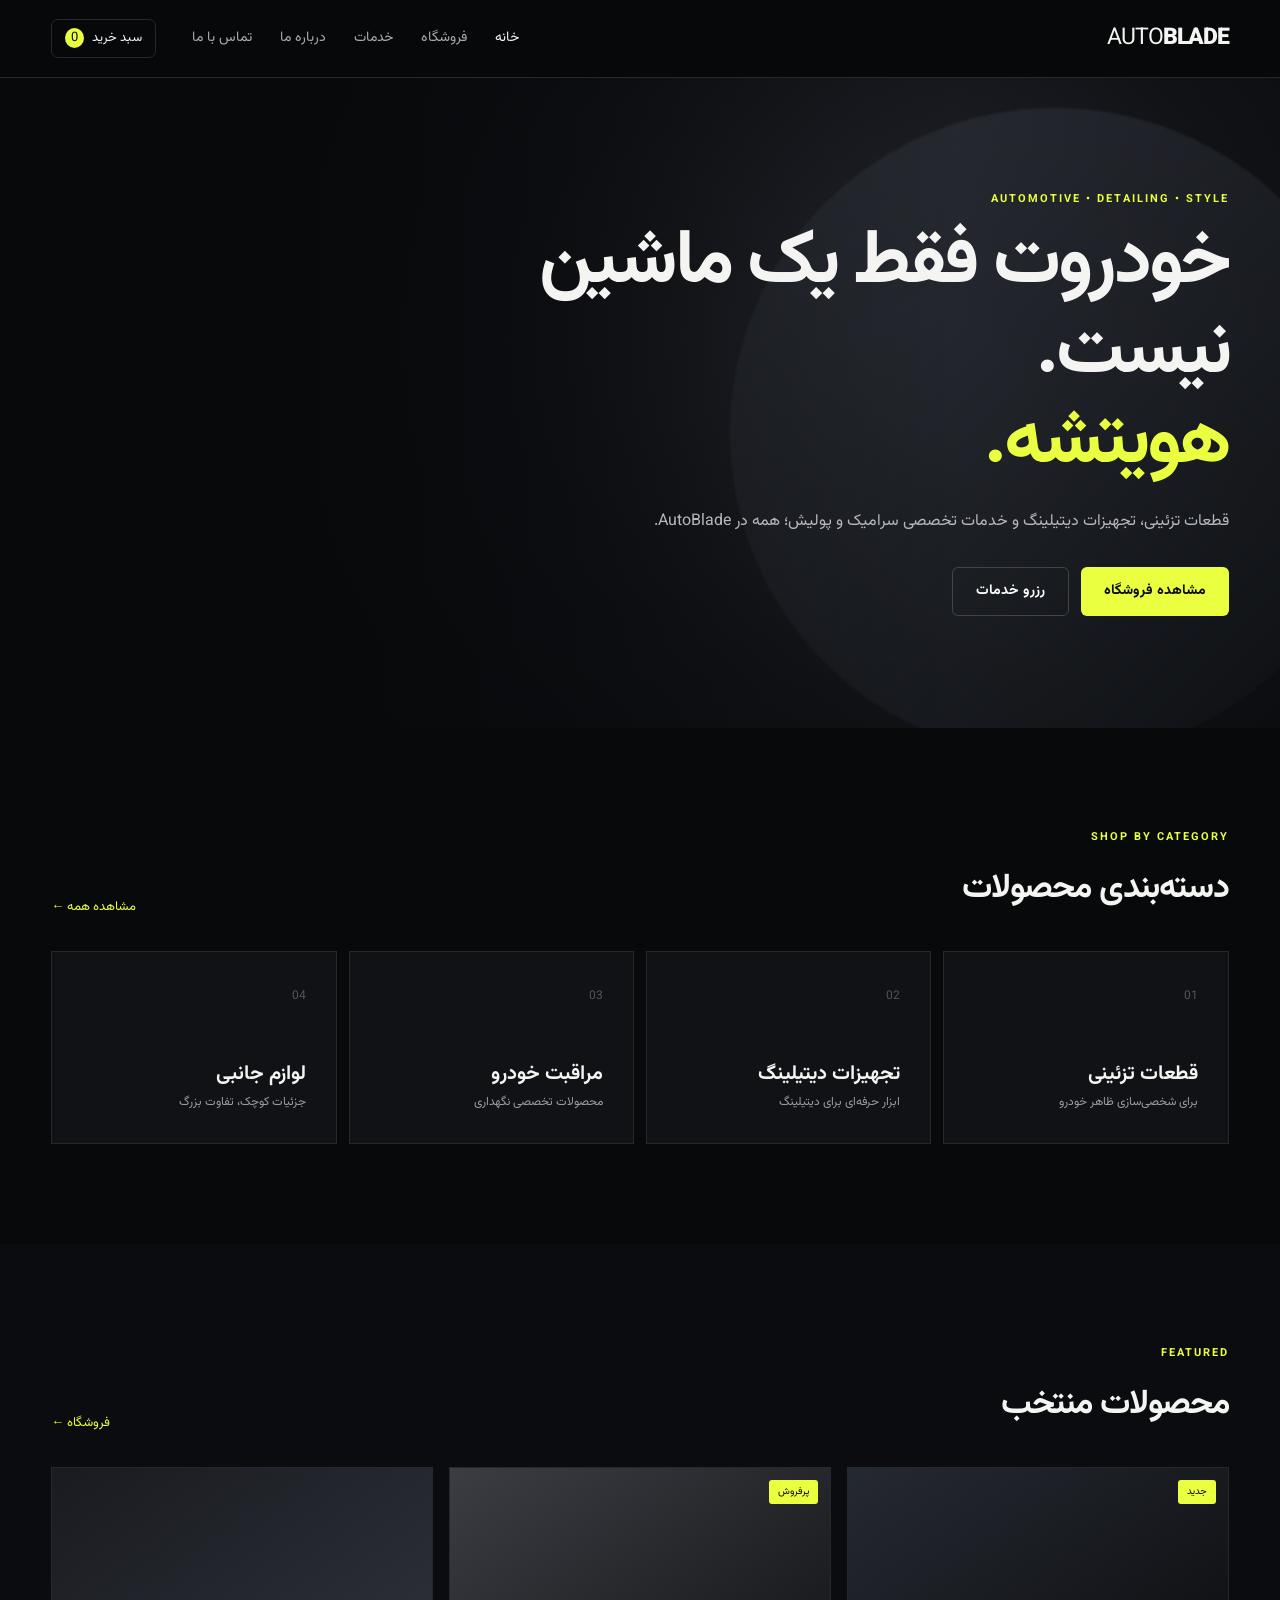
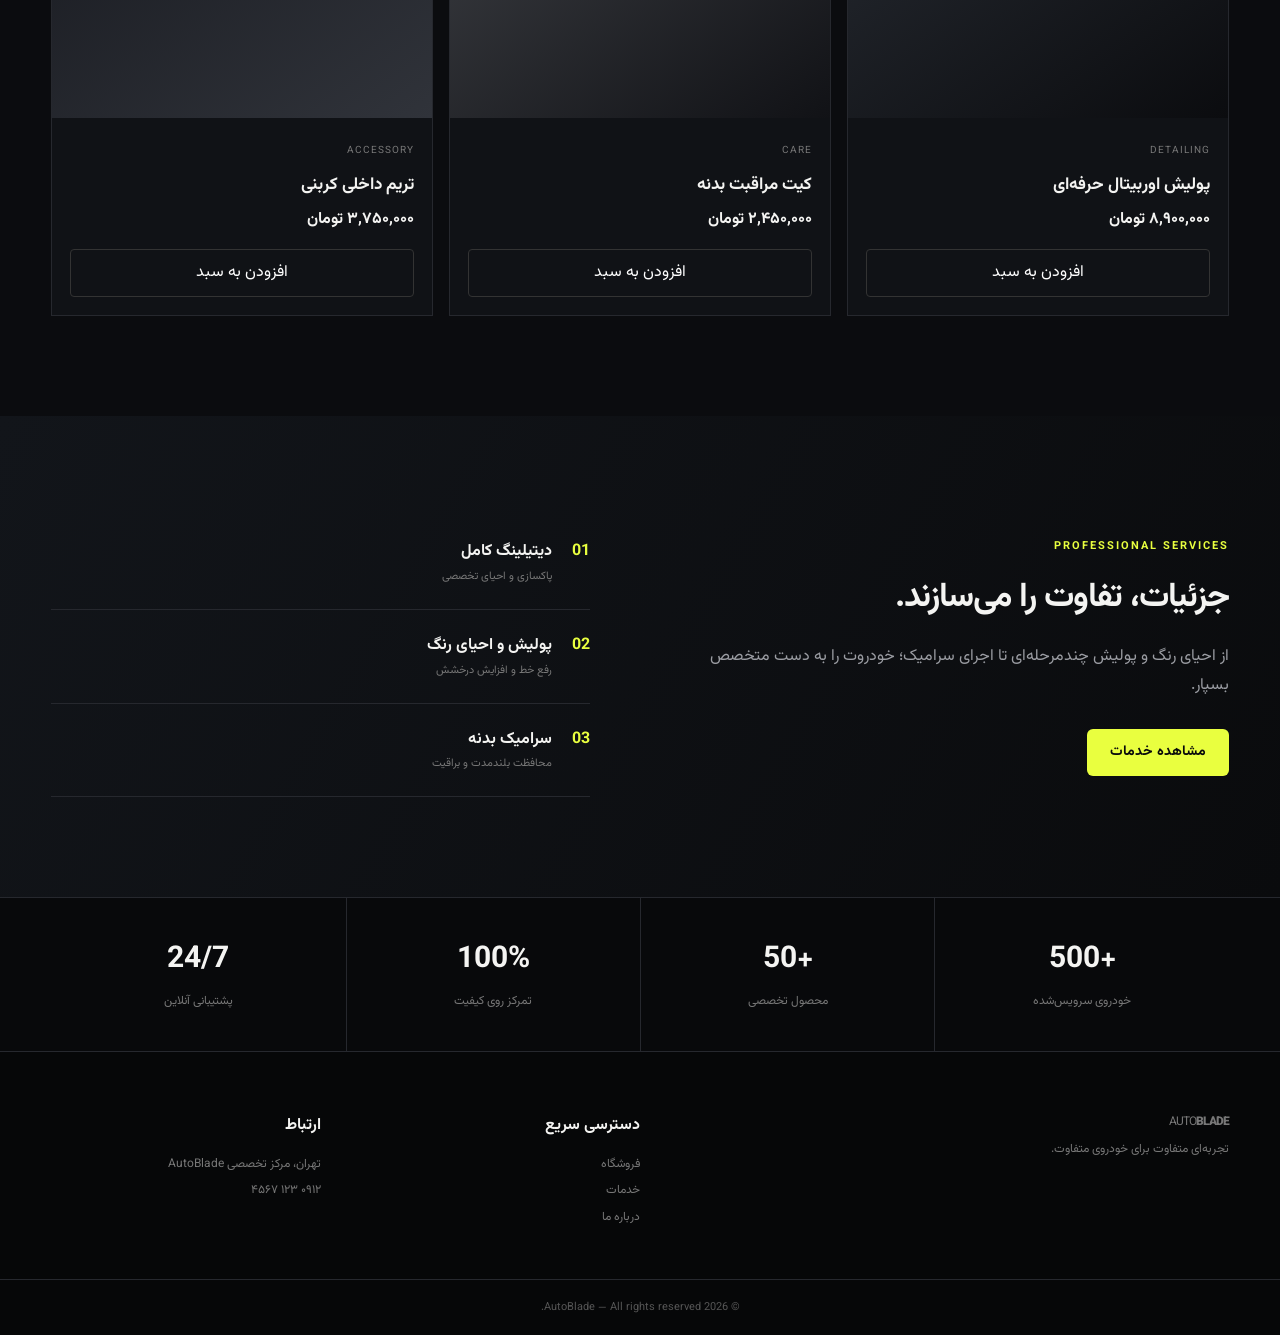
<file: index.html>
<!DOCTYPE html>
<html lang="fa" dir="rtl">
<head>
  <meta charset="UTF-8">
  <meta name="viewport" content="width=device-width, initial-scale=1.0">
  <meta name="description" content="AutoBlade - فروش قطعات تزئینی خودرو، تجهیزات دیتیلینگ و خدمات سرامیک و پولیش">
  <title>AutoBlade | هویت متفاوت خودرو</title>
  <link rel="stylesheet" href="index.css">
</head>
<body>
<header class="site-header">
  <div class="container nav-wrap">
    <a class="logo" href="index.html"><span>AUTO</span>BLADE</a>
    <button class="menu-btn" aria-label="باز کردن منو">☰</button>
    <nav class="nav-links">
      <a class="active" href="index.html">خانه</a>
      <a href="products.html">فروشگاه</a>
      <a href="services.html">خدمات</a>
      <a href="about.html">درباره ما</a>
      <a href="contact.html">تماس با ما</a>
    </nav>
    <a class="cart-btn" href="products.html">سبد خرید <span class="cart-count">0</span></a>
  </div>
</header>

<main>
<section class="hero">
  <div class="hero-overlay"></div>
  <div class="container hero-content">
    <p class="eyebrow">AUTOMOTIVE • DETAILING • STYLE</p>
    <h1>خودروت فقط یک ماشین نیست.<br><span>هویتشه.</span></h1>
    <p class="hero-text">قطعات تزئینی، تجهیزات دیتیلینگ و خدمات تخصصی سرامیک و پولیش؛ همه در AutoBlade.</p>
    <div class="hero-actions">
      <a class="btn btn-primary" href="products.html">مشاهده فروشگاه</a>
      <a class="btn btn-outline" href="services.html">رزرو خدمات</a>
    </div>
  </div>
</section>

<section class="section">
  <div class="container">
    <div class="section-head">
      <div><p class="eyebrow">SHOP BY CATEGORY</p><h2>دسته‌بندی محصولات</h2></div>
      <a href="products.html" class="text-link">مشاهده همه ←</a>
    </div>
    <div class="category-grid">
      <a class="category-card" href="products.html"><span>01</span><h3>قطعات تزئینی</h3><p>برای شخصی‌سازی ظاهر خودرو</p></a>
      <a class="category-card" href="products.html"><span>02</span><h3>تجهیزات دیتیلینگ</h3><p>ابزار حرفه‌ای برای دیتیلینگ</p></a>
      <a class="category-card" href="products.html"><span>03</span><h3>مراقبت خودرو</h3><p>محصولات تخصصی نگهداری</p></a>
      <a class="category-card" href="products.html"><span>04</span><h3>لوازم جانبی</h3><p>جزئیات کوچک، تفاوت بزرگ</p></a>
    </div>
  </div>
</section>

<section class="section products-section">
  <div class="container">
    <div class="section-head">
      <div><p class="eyebrow">FEATURED</p><h2>محصولات منتخب</h2></div>
      <a href="products.html" class="text-link">فروشگاه ←</a>
    </div>
    <div class="product-grid">
      <article class="product-card">
        <div class="product-image image-one"><span class="badge">جدید</span></div>
        <div class="product-info"><small>DETAILING</small><h3>پولیش اوربیتال حرفه‌ای</h3><strong>۸,۹۰۰,۰۰۰ تومان</strong><button class="add-to-cart" data-product="پولیش اوربیتال حرفه‌ای">افزودن به سبد</button></div>
      </article>
      <article class="product-card">
        <div class="product-image image-two"><span class="badge">پرفروش</span></div>
        <div class="product-info"><small>CARE</small><h3>کیت مراقبت بدنه</h3><strong>۲,۴۵۰,۰۰۰ تومان</strong><button class="add-to-cart" data-product="کیت مراقبت بدنه">افزودن به سبد</button></div>
      </article>
      <article class="product-card">
        <div class="product-image image-three"></div>
        <div class="product-info"><small>ACCESSORY</small><h3>تریم داخلی کربنی</h3><strong>۳,۷۵۰,۰۰۰ تومان</strong><button class="add-to-cart" data-product="تریم داخلی کربنی">افزودن به سبد</button></div>
      </article>
    </div>
  </div>
</section>

<section class="services-preview">
  <div class="container service-layout">
    <div><p class="eyebrow">PROFESSIONAL SERVICES</p><h2>جزئیات، تفاوت را می‌سازند.</h2><p>از احیای رنگ و پولیش چندمرحله‌ای تا اجرای سرامیک؛ خودروت را به دست متخصص بسپار.</p><a class="btn btn-primary" href="services.html">مشاهده خدمات</a></div>
    <div class="service-list">
      <div><b>01</b><span><strong>دیتیلینگ کامل</strong><small>پاکسازی و احیای تخصصی</small></span></div>
      <div><b>02</b><span><strong>پولیش و احیای رنگ</strong><small>رفع خط و افزایش درخشش</small></span></div>
      <div><b>03</b><span><strong>سرامیک بدنه</strong><small>محافظت بلندمدت و براقیت</small></span></div>
    </div>
  </div>
</section>

<section class="stats">
  <div class="container stats-grid">
    <div><strong>+500</strong><span>خودروی سرویس‌شده</span></div>
    <div><strong>+50</strong><span>محصول تخصصی</span></div>
    <div><strong>100%</strong><span>تمرکز روی کیفیت</span></div>
    <div><strong>24/7</strong><span>پشتیبانی آنلاین</span></div>
  </div>
</section>
</main>

<footer class="footer"><div class="container footer-grid"><div><a class="logo" href="index.html"><span>AUTO</span>BLADE</a><p>تجربه‌ای متفاوت برای خودروی متفاوت.</p></div><div><h4>دسترسی سریع</h4><a href="products.html">فروشگاه</a><a href="services.html">خدمات</a><a href="about.html">درباره ما</a></div><div><h4>ارتباط</h4><p>تهران، مرکز تخصصی AutoBlade</p><p>۰۹۱۲ ۱۲۳ ۴۵۶۷</p></div></div><div class="copyright">© 2026 AutoBlade — All rights reserved.</div></footer>
<script src="script.js"></script>
</body>
</html>
</file>
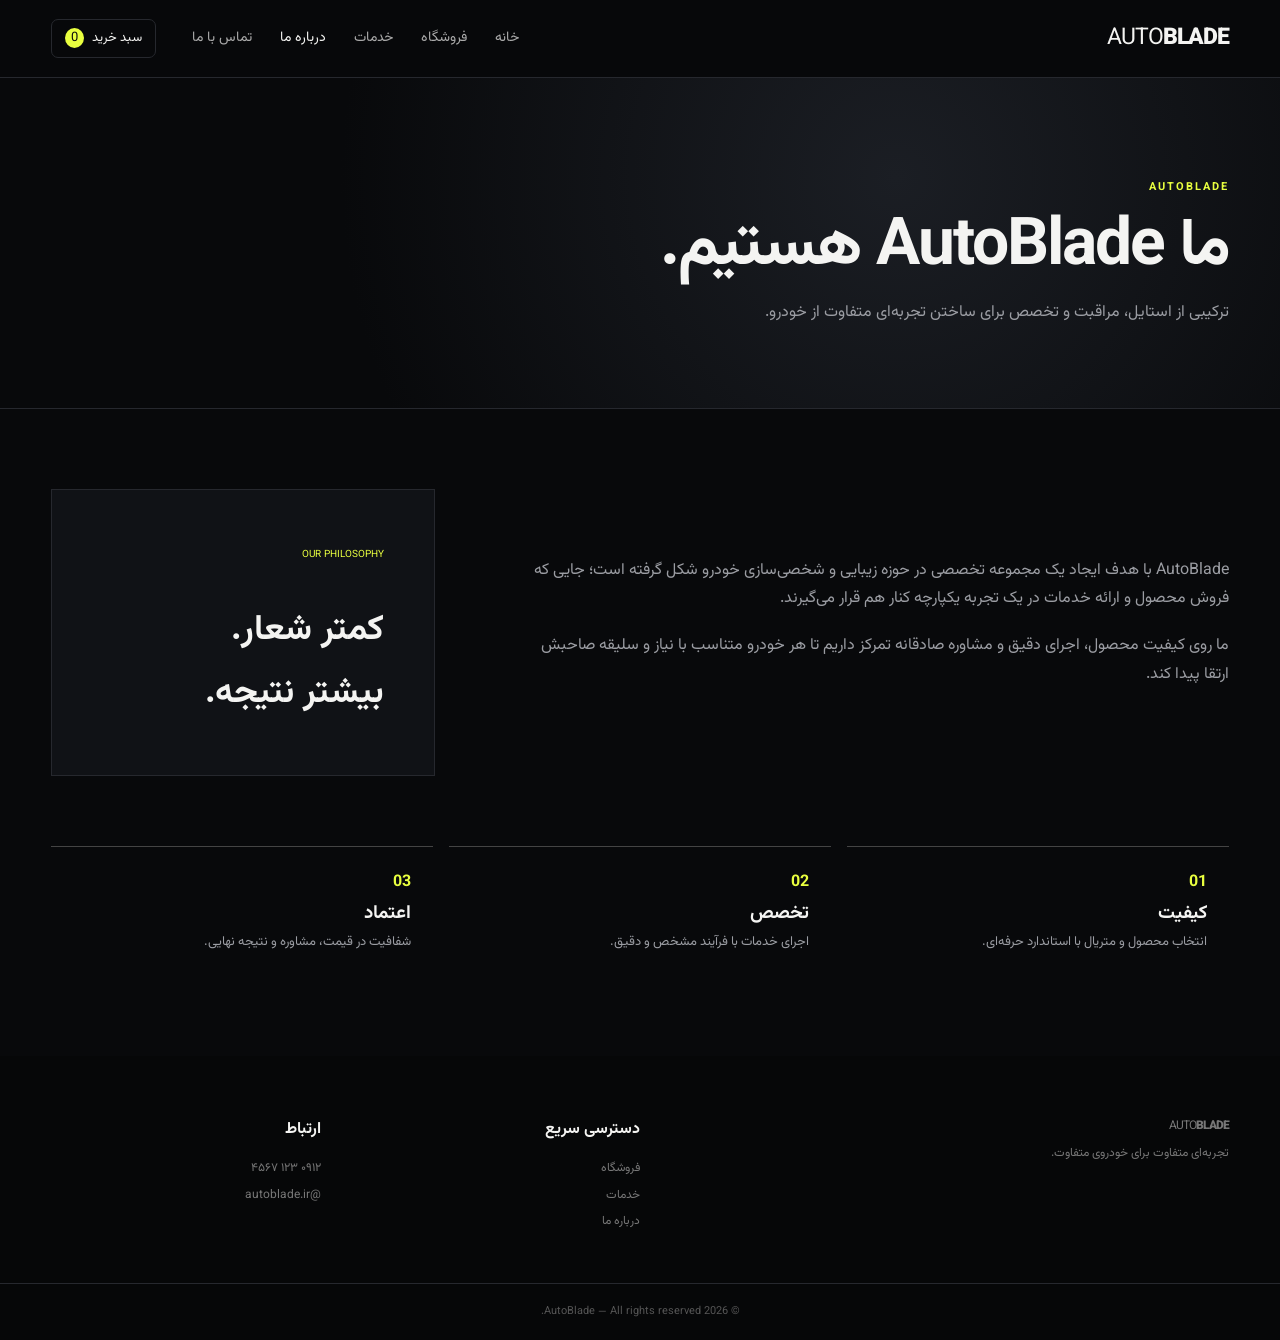
<file: about.html>
<!DOCTYPE html><html lang="fa" dir="rtl"><head><meta charset="UTF-8"><meta name="viewport" content="width=device-width, initial-scale=1.0"><title>درباره ما | AutoBlade</title><link rel="stylesheet" href="about.css"></head><body>
<header class="site-header"><div class="container nav-wrap"><a class="logo" href="index.html"><span>AUTO</span>BLADE</a><button class="menu-btn">☰</button><nav class="nav-links"><a href="index.html">خانه</a><a class="" href="products.html">فروشگاه</a><a class="" href="services.html">خدمات</a><a class="active" href="about.html">درباره ما</a><a class="" href="contact.html">تماس با ما</a></nav><a class="cart-btn" href="products.html">سبد خرید <span class="cart-count">0</span></a></div></header>
<main><section class="page-hero"><div class="container"><p class="eyebrow">AUTOBLADE</p><h1>ما AutoBlade هستیم.</h1><p>ترکیبی از استایل، مراقبت و تخصص برای ساختن تجربه‌ای متفاوت از خودرو.</p></div></section><section class="page-content"><div class="container"><div class="about-grid"><div><p>AutoBlade با هدف ایجاد یک مجموعه تخصصی در حوزه زیبایی و شخصی‌سازی خودرو شکل گرفته است؛ جایی که فروش محصول و ارائه خدمات در یک تجربه یکپارچه کنار هم قرار می‌گیرند.</p><p>ما روی کیفیت محصول، اجرای دقیق و مشاوره صادقانه تمرکز داریم تا هر خودرو متناسب با نیاز و سلیقه صاحبش ارتقا پیدا کند.</p></div><div class="about-box"><span>OUR PHILOSOPHY</span><h3>کمتر شعار.<br>بیشتر نتیجه.</h3></div></div><div class="values"><div><b>01</b><h3>کیفیت</h3><p>انتخاب محصول و متریال با استاندارد حرفه‌ای.</p></div><div><b>02</b><h3>تخصص</h3><p>اجرای خدمات با فرآیند مشخص و دقیق.</p></div><div><b>03</b><h3>اعتماد</h3><p>شفافیت در قیمت، مشاوره و نتیجه نهایی.</p></div></div></div></section></main>
<footer class="footer"><div class="container footer-grid"><div><a class="logo" href="index.html"><span>AUTO</span>BLADE</a><p>تجربه‌ای متفاوت برای خودروی متفاوت.</p></div><div><h4>دسترسی سریع</h4><a href="products.html">فروشگاه</a><a href="services.html">خدمات</a><a href="about.html">درباره ما</a></div><div><h4>ارتباط</h4><p>۰۹۱۲ ۱۲۳ ۴۵۶۷</p><p>@autoblade.ir</p></div></div><div class="copyright">© 2026 AutoBlade — All rights reserved.</div></footer>
<script src="script.js"></script></body></html>
</file>
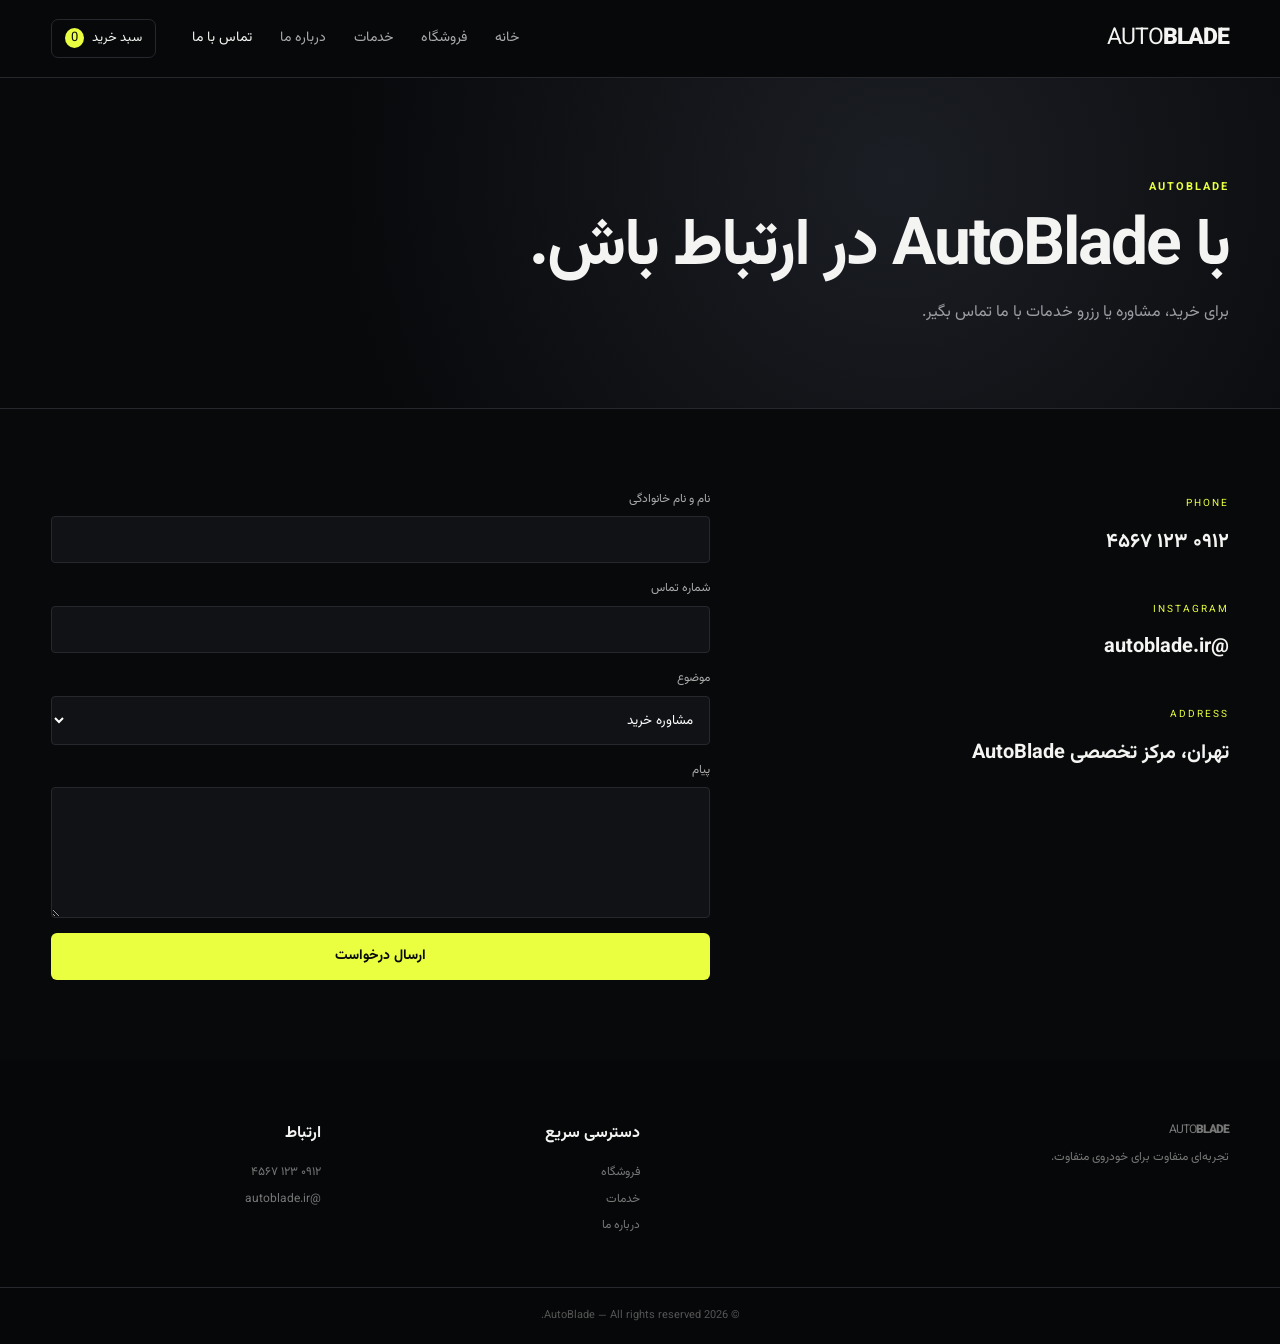
<file: contact.html>
<!DOCTYPE html><html lang="fa" dir="rtl"><head><meta charset="UTF-8"><meta name="viewport" content="width=device-width, initial-scale=1.0"><title>تماس با ما | AutoBlade</title><link rel="stylesheet" href="contact.css"></head><body>
<header class="site-header"><div class="container nav-wrap"><a class="logo" href="index.html"><span>AUTO</span>BLADE</a><button class="menu-btn">☰</button><nav class="nav-links"><a href="index.html">خانه</a><a class="" href="products.html">فروشگاه</a><a class="" href="services.html">خدمات</a><a class="" href="about.html">درباره ما</a><a class="active" href="contact.html">تماس با ما</a></nav><a class="cart-btn" href="products.html">سبد خرید <span class="cart-count">0</span></a></div></header>
<main><section class="page-hero"><div class="container"><p class="eyebrow">AUTOBLADE</p><h1>با AutoBlade در ارتباط باش.</h1><p>برای خرید، مشاوره یا رزرو خدمات با ما تماس بگیر.</p></div></section><section class="page-content"><div class="container"><div class="contact-grid"><div class="contact-info"><div><span>PHONE</span><h3>۰۹۱۲ ۱۲۳ ۴۵۶۷</h3></div><div><span>INSTAGRAM</span><h3>@autoblade.ir</h3></div><div><span>ADDRESS</span><h3>تهران، مرکز تخصصی AutoBlade</h3></div></div><form class="contact-form"><label>نام و نام خانوادگی<input type="text" required></label><label>شماره تماس<input type="tel" required></label><label>موضوع<select><option>مشاوره خرید</option><option>رزرو دیتیلینگ</option><option>رزرو سرامیک</option><option>رزرو پولیش</option></select></label><label>پیام<textarea rows="5"></textarea></label><button class="btn btn-primary" type="submit">ارسال درخواست</button></form></div></div></section></main>
<footer class="footer"><div class="container footer-grid"><div><a class="logo" href="index.html"><span>AUTO</span>BLADE</a><p>تجربه‌ای متفاوت برای خودروی متفاوت.</p></div><div><h4>دسترسی سریع</h4><a href="products.html">فروشگاه</a><a href="services.html">خدمات</a><a href="about.html">درباره ما</a></div><div><h4>ارتباط</h4><p>۰۹۱۲ ۱۲۳ ۴۵۶۷</p><p>@autoblade.ir</p></div></div><div class="copyright">© 2026 AutoBlade — All rights reserved.</div></footer>
<script src="script.js"></script></body></html>
</file>
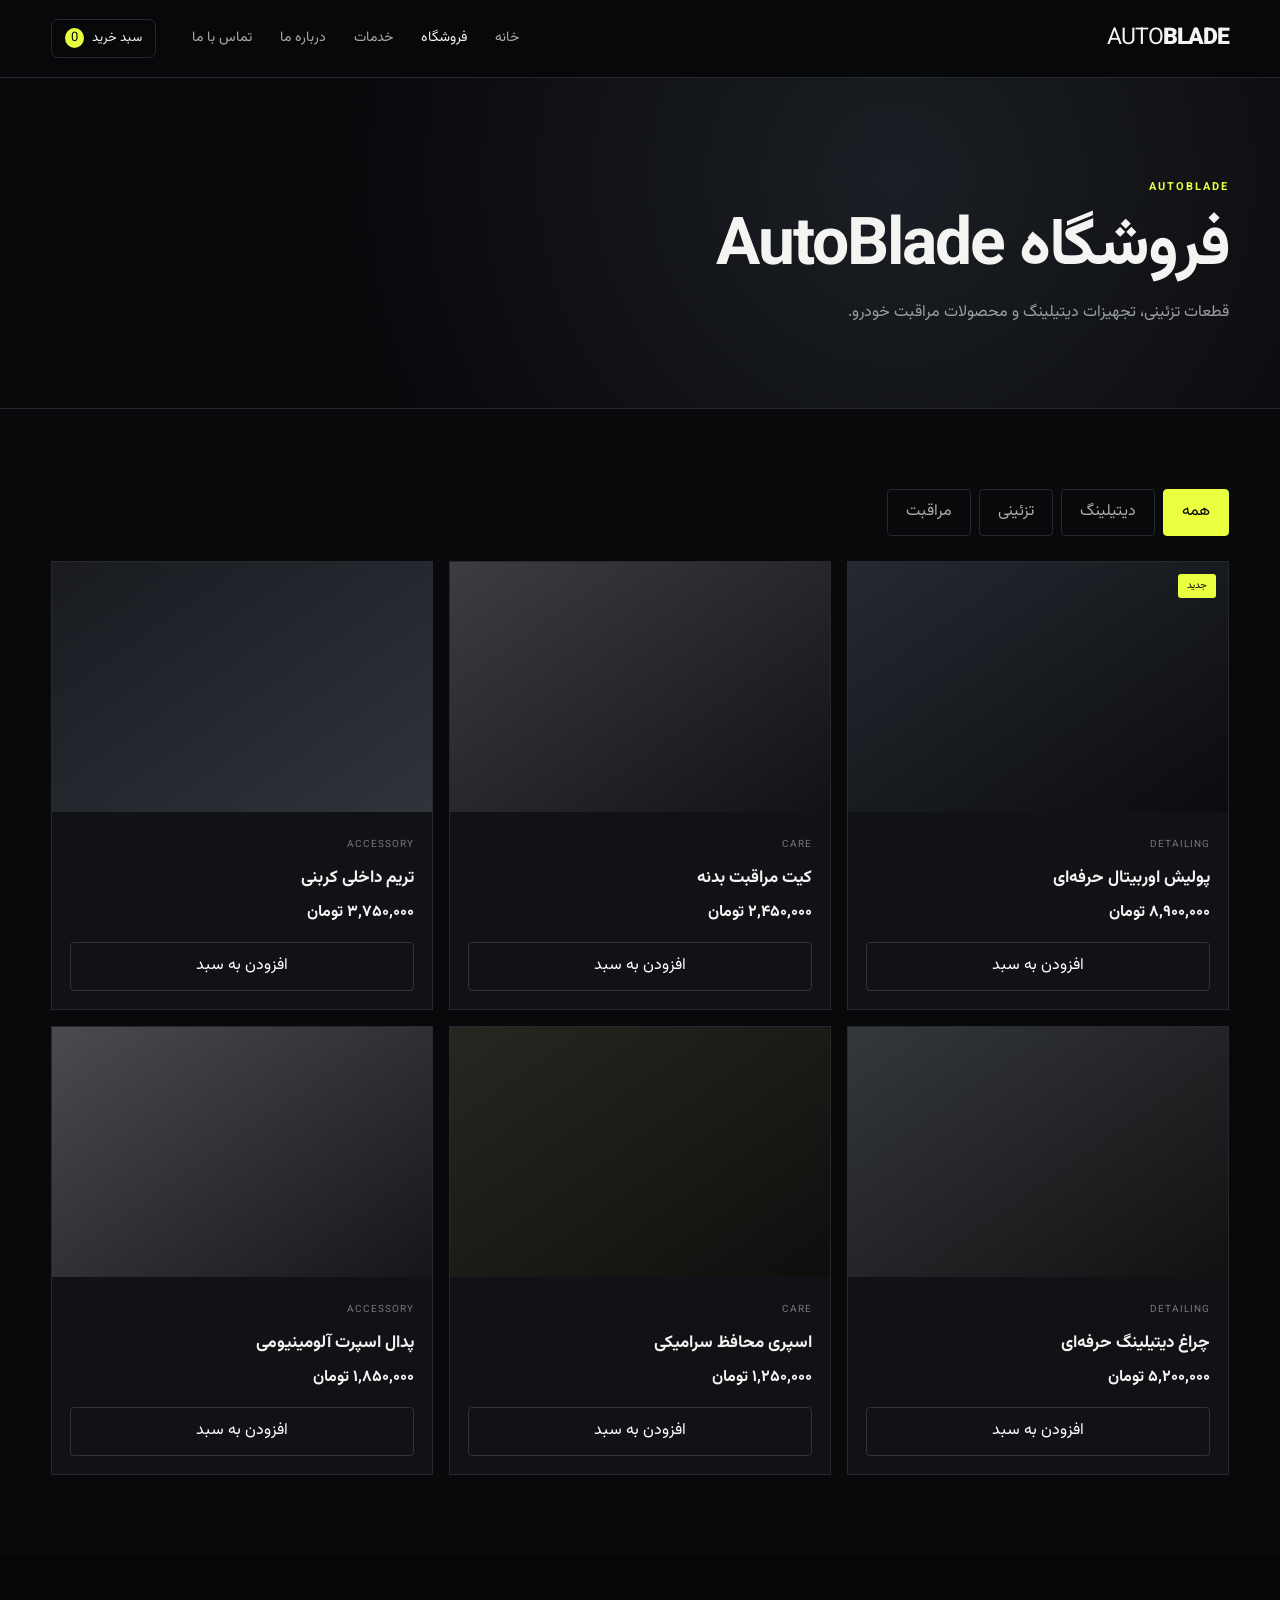
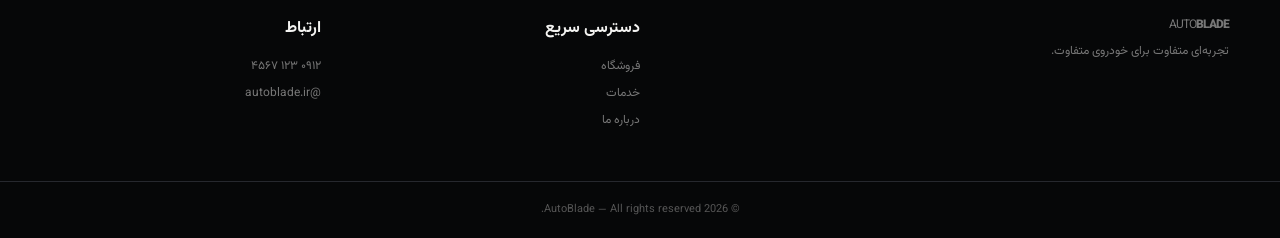
<file: products.html>
<!DOCTYPE html><html lang="fa" dir="rtl"><head><meta charset="UTF-8"><meta name="viewport" content="width=device-width, initial-scale=1.0"><title>فروشگاه | AutoBlade</title><link rel="stylesheet" href="products.css"></head><body>
<header class="site-header"><div class="container nav-wrap"><a class="logo" href="index.html"><span>AUTO</span>BLADE</a><button class="menu-btn">☰</button><nav class="nav-links"><a href="index.html">خانه</a><a class="active" href="products.html">فروشگاه</a><a class="" href="services.html">خدمات</a><a class="" href="about.html">درباره ما</a><a class="" href="contact.html">تماس با ما</a></nav><a class="cart-btn" href="products.html">سبد خرید <span class="cart-count">0</span></a></div></header>
<main><section class="page-hero"><div class="container"><p class="eyebrow">AUTOBLADE</p><h1>فروشگاه AutoBlade</h1><p>قطعات تزئینی، تجهیزات دیتیلینگ و محصولات مراقبت خودرو.</p></div></section><section class="page-content"><div class="container"><div class="filters"><button class="filter active" data-filter="all">همه</button><button class="filter" data-filter="detail">دیتیلینگ</button><button class="filter" data-filter="accessory">تزئینی</button><button class="filter" data-filter="care">مراقبت</button></div>
<div class="product-grid">
<article class="product-card" data-category="detail"><div class="product-image image-one"><span class="badge">جدید</span></div><div class="product-info"><small>DETAILING</small><h3>پولیش اوربیتال حرفه‌ای</h3><strong>۸,۹۰۰,۰۰۰ تومان</strong><button class="add-to-cart" data-product="پولیش اوربیتال حرفه‌ای">افزودن به سبد</button></div></article>
<article class="product-card" data-category="care"><div class="product-image image-two"></div><div class="product-info"><small>CARE</small><h3>کیت مراقبت بدنه</h3><strong>۲,۴۵۰,۰۰۰ تومان</strong><button class="add-to-cart" data-product="کیت مراقبت بدنه">افزودن به سبد</button></div></article>
<article class="product-card" data-category="accessory"><div class="product-image image-three"></div><div class="product-info"><small>ACCESSORY</small><h3>تریم داخلی کربنی</h3><strong>۳,۷۵۰,۰۰۰ تومان</strong><button class="add-to-cart" data-product="تریم داخلی کربنی">افزودن به سبد</button></div></article>
<article class="product-card" data-category="detail"><div class="product-image image-four"></div><div class="product-info"><small>DETAILING</small><h3>چراغ دیتیلینگ حرفه‌ای</h3><strong>۵,۲۰۰,۰۰۰ تومان</strong><button class="add-to-cart" data-product="چراغ دیتیلینگ حرفه‌ای">افزودن به سبد</button></div></article>
<article class="product-card" data-category="care"><div class="product-image image-five"></div><div class="product-info"><small>CARE</small><h3>اسپری محافظ سرامیکی</h3><strong>۱,۲۵۰,۰۰۰ تومان</strong><button class="add-to-cart" data-product="اسپری محافظ سرامیکی">افزودن به سبد</button></div></article>
<article class="product-card" data-category="accessory"><div class="product-image image-six"></div><div class="product-info"><small>ACCESSORY</small><h3>پدال اسپرت آلومینیومی</h3><strong>۱,۸۵۰,۰۰۰ تومان</strong><button class="add-to-cart" data-product="پدال اسپرت آلومینیومی">افزودن به سبد</button></div></article>
</div></div></section></main>
<footer class="footer"><div class="container footer-grid"><div><a class="logo" href="index.html"><span>AUTO</span>BLADE</a><p>تجربه‌ای متفاوت برای خودروی متفاوت.</p></div><div><h4>دسترسی سریع</h4><a href="products.html">فروشگاه</a><a href="services.html">خدمات</a><a href="about.html">درباره ما</a></div><div><h4>ارتباط</h4><p>۰۹۱۲ ۱۲۳ ۴۵۶۷</p><p>@autoblade.ir</p></div></div><div class="copyright">© 2026 AutoBlade — All rights reserved.</div></footer>
<script src="script.js"></script></body></html>
</file>
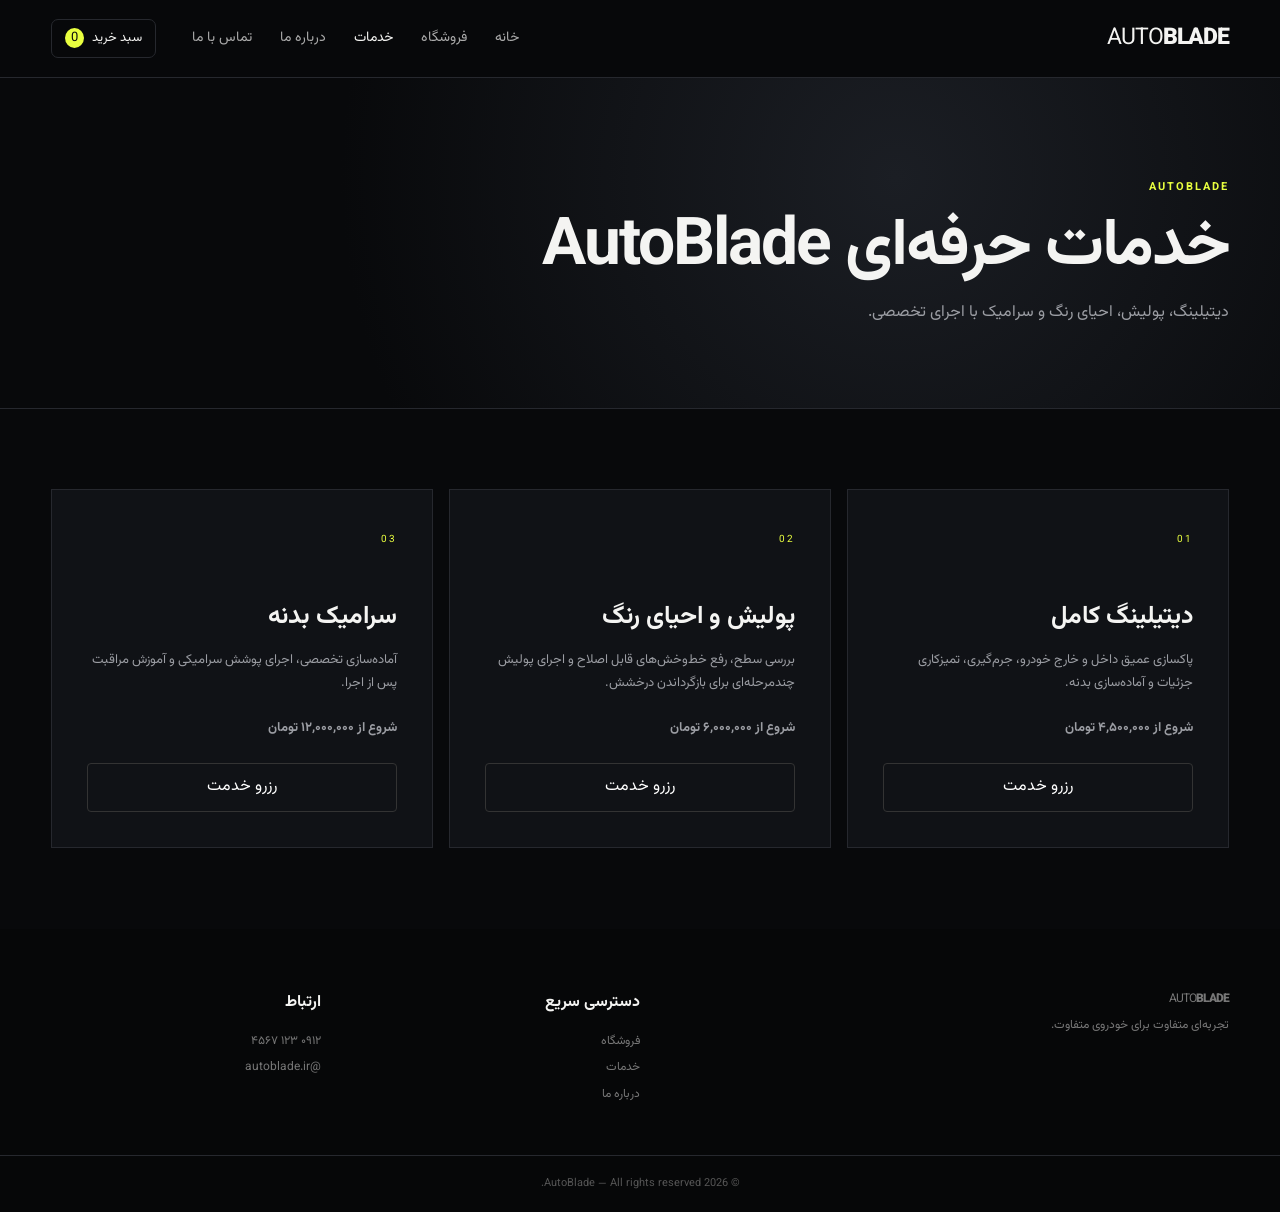
<file: services.html>
<!DOCTYPE html><html lang="fa" dir="rtl"><head><meta charset="UTF-8"><meta name="viewport" content="width=device-width, initial-scale=1.0"><title>خدمات | AutoBlade</title><link rel="stylesheet" href="services.css"></head><body>
<header class="site-header"><div class="container nav-wrap"><a class="logo" href="index.html"><span>AUTO</span>BLADE</a><button class="menu-btn">☰</button><nav class="nav-links"><a href="index.html">خانه</a><a class="" href="products.html">فروشگاه</a><a class="active" href="services.html">خدمات</a><a class="" href="about.html">درباره ما</a><a class="" href="contact.html">تماس با ما</a></nav><a class="cart-btn" href="products.html">سبد خرید <span class="cart-count">0</span></a></div></header>
<main><section class="page-hero"><div class="container"><p class="eyebrow">AUTOBLADE</p><h1>خدمات حرفه‌ای AutoBlade</h1><p>دیتیلینگ، پولیش، احیای رنگ و سرامیک با اجرای تخصصی.</p></div></section><section class="page-content"><div class="container"><div class="service-cards">
<article><span>01</span><h3>دیتیلینگ کامل</h3><p>پاکسازی عمیق داخل و خارج خودرو، جرم‌گیری، تمیزکاری جزئیات و آماده‌سازی بدنه.</p><strong>شروع از ۴,۵۰۰,۰۰۰ تومان</strong><button class="book-service" data-service="دیتیلینگ کامل">رزرو خدمت</button></article>
<article><span>02</span><h3>پولیش و احیای رنگ</h3><p>بررسی سطح، رفع خط‌وخش‌های قابل اصلاح و اجرای پولیش چندمرحله‌ای برای بازگرداندن درخشش.</p><strong>شروع از ۶,۰۰۰,۰۰۰ تومان</strong><button class="book-service" data-service="پولیش و احیای رنگ">رزرو خدمت</button></article>
<article><span>03</span><h3>سرامیک بدنه</h3><p>آماده‌سازی تخصصی، اجرای پوشش سرامیکی و آموزش مراقبت پس از اجرا.</p><strong>شروع از ۱۲,۰۰۰,۰۰۰ تومان</strong><button class="book-service" data-service="سرامیک بدنه">رزرو خدمت</button></article>
</div></div></section></main>
<footer class="footer"><div class="container footer-grid"><div><a class="logo" href="index.html"><span>AUTO</span>BLADE</a><p>تجربه‌ای متفاوت برای خودروی متفاوت.</p></div><div><h4>دسترسی سریع</h4><a href="products.html">فروشگاه</a><a href="services.html">خدمات</a><a href="about.html">درباره ما</a></div><div><h4>ارتباط</h4><p>۰۹۱۲ ۱۲۳ ۴۵۶۷</p><p>@autoblade.ir</p></div></div><div class="copyright">© 2026 AutoBlade — All rights reserved.</div></footer>
<script src="script.js"></script></body></html>
</file>
<file: index.css>
@import url('https://fonts.googleapis.com/css2?family=Vazirmatn:wght@400;500;600;700;800;900&display=swap');
:root{--bg:#08090b;--panel:#101216;--panel2:#15171c;--text:#f4f4f2;--muted:#9b9da3;--line:#26282e;--accent:#e9ff3f}
*{box-sizing:border-box;margin:0;padding:0}html{scroll-behavior:smooth}body{font-family:Vazirmatn,Arial,sans-serif;background:var(--bg);color:var(--text);line-height:1.8}a{text-decoration:none;color:inherit}button{font:inherit}.container{width:min(1180px,92%);margin:auto}.site-header{height:78px;border-bottom:1px solid var(--line);background:rgba(8,9,11,.92);backdrop-filter:blur(15px);position:sticky;top:0;z-index:50}.nav-wrap{height:100%;display:flex;align-items:center;gap:36px}.logo{font-size:23px;font-weight:900;letter-spacing:-1px}.logo span{font-weight:400}.nav-links{display:flex;gap:28px;margin-right:auto}.nav-links a{color:#aaa;font-size:14px;transition:.2s}.nav-links a:hover,.nav-links a.active{color:var(--text)}.cart-btn{border:1px solid var(--line);padding:7px 13px;border-radius:7px;font-size:13px}.cart-count{background:var(--accent);color:#090a0b;border-radius:50%;padding:0 6px;margin-right:5px}.menu-btn{display:none;background:none;border:0;color:white;font-size:25px}.hero{min-height:650px;display:flex;align-items:center;position:relative;overflow:hidden;background:radial-gradient(circle at 70% 40%,#24272e 0,#101216 38%,#08090b 70%)}.hero:after{content:"";position:absolute;width:650px;height:650px;border-radius:50%;background:linear-gradient(135deg,#30343c,#0d0f12);right:-100px;top:30px;opacity:.75;filter:blur(1px)}.hero-overlay{position:absolute;inset:0;background:linear-gradient(90deg,#08090b 15%,transparent 75%);z-index:1}.hero-content{position:relative;z-index:2}.eyebrow{font-size:11px;letter-spacing:2px;color:var(--accent);font-weight:700;margin-bottom:10px}.hero h1{font-size:clamp(42px,6vw,76px);line-height:1.18;max-width:750px;letter-spacing:-3px}.hero h1 span{color:var(--accent)}.hero-text{max-width:580px;color:#b7b8bd;margin:20px 0 30px;font-size:16px}.hero-actions{display:flex;gap:12px}.btn{display:inline-flex;align-items:center;justify-content:center;padding:11px 23px;border-radius:6px;font-weight:700;font-size:14px}.btn-primary{background:var(--accent);color:#090a0b}.btn-outline{border:1px solid #444;color:#fff}.section{padding:100px 0}.section-head{display:flex;justify-content:space-between;align-items:end;margin-bottom:32px}.section-head h2,.services-preview h2{font-size:34px;letter-spacing:-1px}.text-link{color:var(--accent);font-size:13px}.category-grid{display:grid;grid-template-columns:repeat(4,1fr);gap:12px}.category-card{padding:30px;background:var(--panel);border:1px solid var(--line);min-height:190px;transition:.25s}.category-card:hover{transform:translateY(-5px);border-color:#555}.category-card span{color:#555;font-size:12px}.category-card h3{margin-top:45px;font-size:20px}.category-card p{font-size:12px;color:var(--muted)}.products-section{background:#0b0c0f}.product-grid{display:grid;grid-template-columns:repeat(3,1fr);gap:16px}.product-card{background:var(--panel);border:1px solid var(--line)}.product-image{height:270px;position:relative;background-size:cover;background-position:center}.image-one{background:linear-gradient(145deg,#252930,#0b0c0f)}.image-two{background:linear-gradient(145deg,#3b3d42,#111216)}.image-three{background:linear-gradient(145deg,#191b21,#30333a)}.badge{position:absolute;top:12px;right:12px;background:var(--accent);color:#090a0b;font-size:10px;padding:3px 9px;border-radius:3px}.product-info{padding:20px}.product-info small{font-size:10px;color:#777;letter-spacing:1px}.product-info h3{font-size:17px;margin:4px 0 8px}.product-info strong{display:block;margin-bottom:15px}.add-to-cart{width:100%;border:1px solid #36383e;background:none;color:white;padding:9px;cursor:pointer;border-radius:5px}.add-to-cart:hover{background:var(--accent);color:#090a0b}.services-preview{padding:100px 0;background:linear-gradient(120deg,#12151a,#0a0b0d)}.service-layout{display:grid;grid-template-columns:1fr 1fr;gap:100px;align-items:center}.services-preview p:not(.eyebrow){color:var(--muted);max-width:520px;margin:15px 0 28px}.service-list>div{display:flex;gap:20px;padding:22px 0;border-bottom:1px solid var(--line)}.service-list b{color:var(--accent)}.service-list span{display:flex;flex-direction:column}.service-list small{color:#777;font-size:11px}.stats{border-top:1px solid var(--line);border-bottom:1px solid var(--line)}.stats-grid{display:grid;grid-template-columns:repeat(4,1fr)}.stats-grid div{padding:35px 20px;text-align:center;border-left:1px solid var(--line)}.stats-grid div:last-child{border-left:0}.stats-grid strong{display:block;font-size:30px}.stats-grid span{font-size:12px;color:#777}.footer{padding:60px 0 0;background:#060708}.footer-grid{display:grid;grid-template-columns:2fr 1fr 1fr;gap:50px;padding-bottom:50px}.footer-grid>div{display:flex;flex-direction:column;gap:5px}.footer-grid p,.footer-grid a{font-size:12px;color:#777}.footer-grid h4{margin-bottom:8px}.copyright{border-top:1px solid var(--line);padding:18px;text-align:center;color:#555;font-size:11px}
@media(max-width:800px){.site-header{height:68px}.nav-wrap{justify-content:space-between}.menu-btn{display:block;order:2}.nav-links{display:none;position:absolute;top:68px;right:0;left:0;background:#0b0c0f;padding:20px 5%;flex-direction:column;gap:12px;border-bottom:1px solid var(--line)}.nav-links.open{display:flex}.cart-btn{margin-right:auto}.hero{min-height:590px}.hero:after{opacity:.3}.hero h1{letter-spacing:-2px}.category-grid{grid-template-columns:1fr 1fr}.product-grid,.service-layout{grid-template-columns:1fr}.service-layout{gap:45px}.stats-grid{grid-template-columns:1fr 1fr}.stats-grid div{border-bottom:1px solid var(--line)}.footer-grid{grid-template-columns:1fr 1fr}.footer-grid>div:first-child{grid-column:1/-1}}
@media(max-width:480px){.nav-links{right:0}.logo{font-size:19px}.hero{min-height:560px}.hero h1{font-size:42px}.hero-text{font-size:14px}.hero-actions{flex-direction:column}.btn{width:100%}.category-grid{grid-template-columns:1fr}.section{padding:70px 0}.section-head h2,.services-preview h2{font-size:28px}.product-image{height:220px}.footer-grid{grid-template-columns:1fr}}

.page-hero{padding:100px 0 80px;border-bottom:1px solid var(--line);background:radial-gradient(circle at 70% 30%,#1b1e24,#08090b 60%)}.page-hero h1{font-size:clamp(38px,6vw,66px);line-height:1.2;letter-spacing:-2px}.page-hero p:last-child{color:var(--muted);max-width:650px;margin-top:12px}.page-content{padding:80px 0;min-height:520px}.filters{display:flex;gap:8px;margin-bottom:25px}.filter{background:none;border:1px solid var(--line);color:#aaa;padding:8px 18px;border-radius:4px;cursor:pointer}.filter.active,.filter:hover{background:var(--accent);border-color:var(--accent);color:#08090b}.product-grid{display:grid;grid-template-columns:repeat(3,1fr);gap:16px}.product-card{background:var(--panel);border:1px solid var(--line)}.product-image{height:250px;background:linear-gradient(145deg,#252930,#0b0c0f);position:relative}.image-two{background:linear-gradient(145deg,#3b3d42,#111216)}.image-three{background:linear-gradient(145deg,#191b21,#30333a)}.image-four{background:linear-gradient(145deg,#34373c,#111)}.image-five{background:linear-gradient(145deg,#252820,#0d0f0d)}.image-six{background:linear-gradient(145deg,#4a4b4e,#151619)}.badge{position:absolute;top:12px;right:12px;background:var(--accent);color:#090a0b;padding:3px 9px;font-size:10px}.product-info{padding:18px}.product-info small{color:#777;font-size:10px}.product-info h3{margin:5px 0}.product-info strong{display:block;margin-bottom:14px}.add-to-cart,.book-service{width:100%;padding:9px;background:none;color:#fff;border:1px solid #333;cursor:pointer;border-radius:4px}.add-to-cart:hover,.book-service:hover{background:var(--accent);color:#08090b}.service-cards{display:grid;grid-template-columns:repeat(3,1fr);gap:16px}.service-cards article{padding:35px;background:var(--panel);border:1px solid var(--line)}.service-cards span,.contact-info span{font-size:10px;color:var(--accent);letter-spacing:2px}.service-cards h3{font-size:25px;margin:40px 0 10px}.service-cards p,.service-cards strong{color:var(--muted);font-size:13px}.service-cards strong{display:block;margin:22px 0}.about-grid{display:grid;grid-template-columns:1.3fr .7fr;gap:80px;align-items:center}.about-grid p{color:var(--muted);margin-bottom:18px}.about-box{padding:50px;background:var(--panel);border:1px solid var(--line)}.about-box span{color:var(--accent);font-size:10px}.about-box h3{font-size:35px;margin-top:30px}.values{display:grid;grid-template-columns:repeat(3,1fr);gap:16px;margin-top:70px}.values div{border-top:1px solid #444;padding:22px}.values b{color:var(--accent)}.values p{color:var(--muted);font-size:13px}.contact-grid{display:grid;grid-template-columns:.8fr 1.2fr;gap:80px}.contact-info{display:flex;flex-direction:column;gap:35px}.contact-info h3{margin-top:6px;font-size:20px}.contact-form{display:flex;flex-direction:column;gap:15px}.contact-form label{font-size:12px;color:#aaa;display:flex;flex-direction:column;gap:6px}.contact-form input,.contact-form select,.contact-form textarea{background:var(--panel);border:1px solid var(--line);color:white;padding:12px;border-radius:4px;font-family:inherit;outline:none}.contact-form input:focus,.contact-form textarea:focus{border-color:#666}.contact-form .btn{border:0;cursor:pointer}.footer{padding:60px 0 0;background:#060708}.footer-grid{display:grid;grid-template-columns:2fr 1fr 1fr;gap:50px;padding-bottom:50px}.footer-grid>div{display:flex;flex-direction:column;gap:5px}.footer-grid p,.footer-grid a{font-size:12px;color:#777}.footer-grid h4{margin-bottom:8px}.copyright{border-top:1px solid var(--line);padding:18px;text-align:center;color:#555;font-size:11px}
@media(max-width:800px){.nav-links{display:none;position:absolute;top:68px;right:0;left:0;background:#0b0c0f;padding:20px 5%;flex-direction:column;gap:12px;border-bottom:1px solid var(--line)}.nav-links.open{display:flex}.menu-btn{display:block}.nav-wrap{justify-content:space-between}.cart-btn{margin-right:auto}.product-grid,.service-cards,.about-grid,.contact-grid{grid-template-columns:1fr}.values{grid-template-columns:1fr 1fr}.page-hero{padding:75px 0 60px}.page-content{padding:60px 0}.footer-grid{grid-template-columns:1fr 1fr}.footer-grid>div:first-child{grid-column:1/-1}}
@media(max-width:480px){.values,.footer-grid{grid-template-columns:1fr}.filters{overflow:auto}.filter{white-space:nowrap}.page-hero h1{font-size:40px}}
</file>
<file: about.css>
@import url('https://fonts.googleapis.com/css2?family=Vazirmatn:wght@400;500;600;700;800;900&display=swap');
:root{--bg:#08090b;--panel:#101216;--panel2:#15171c;--text:#f4f4f2;--muted:#9b9da3;--line:#26282e;--accent:#e9ff3f}
*{box-sizing:border-box;margin:0;padding:0}html{scroll-behavior:smooth}body{font-family:Vazirmatn,Arial,sans-serif;background:var(--bg);color:var(--text);line-height:1.8}a{text-decoration:none;color:inherit}button{font:inherit}.container{width:min(1180px,92%);margin:auto}.site-header{height:78px;border-bottom:1px solid var(--line);background:rgba(8,9,11,.92);backdrop-filter:blur(15px);position:sticky;top:0;z-index:50}.nav-wrap{height:100%;display:flex;align-items:center;gap:36px}.logo{font-size:23px;font-weight:900;letter-spacing:-1px}.logo span{font-weight:400}.nav-links{display:flex;gap:28px;margin-right:auto}.nav-links a{color:#aaa;font-size:14px;transition:.2s}.nav-links a:hover,.nav-links a.active{color:var(--text)}.cart-btn{border:1px solid var(--line);padding:7px 13px;border-radius:7px;font-size:13px}.cart-count{background:var(--accent);color:#090a0b;border-radius:50%;padding:0 6px;margin-right:5px}.menu-btn{display:none;background:none;border:0;color:white;font-size:25px}.hero{min-height:650px;display:flex;align-items:center;position:relative;overflow:hidden;background:radial-gradient(circle at 70% 40%,#24272e 0,#101216 38%,#08090b 70%)}.hero:after{content:"";position:absolute;width:650px;height:650px;border-radius:50%;background:linear-gradient(135deg,#30343c,#0d0f12);right:-100px;top:30px;opacity:.75;filter:blur(1px)}.hero-overlay{position:absolute;inset:0;background:linear-gradient(90deg,#08090b 15%,transparent 75%);z-index:1}.hero-content{position:relative;z-index:2}.eyebrow{font-size:11px;letter-spacing:2px;color:var(--accent);font-weight:700;margin-bottom:10px}.hero h1{font-size:clamp(42px,6vw,76px);line-height:1.18;max-width:750px;letter-spacing:-3px}.hero h1 span{color:var(--accent)}.hero-text{max-width:580px;color:#b7b8bd;margin:20px 0 30px;font-size:16px}.hero-actions{display:flex;gap:12px}.btn{display:inline-flex;align-items:center;justify-content:center;padding:11px 23px;border-radius:6px;font-weight:700;font-size:14px}.btn-primary{background:var(--accent);color:#090a0b}.btn-outline{border:1px solid #444;color:#fff}.section{padding:100px 0}.section-head{display:flex;justify-content:space-between;align-items:end;margin-bottom:32px}.section-head h2,.services-preview h2{font-size:34px;letter-spacing:-1px}.text-link{color:var(--accent);font-size:13px}.category-grid{display:grid;grid-template-columns:repeat(4,1fr);gap:12px}.category-card{padding:30px;background:var(--panel);border:1px solid var(--line);min-height:190px;transition:.25s}.category-card:hover{transform:translateY(-5px);border-color:#555}.category-card span{color:#555;font-size:12px}.category-card h3{margin-top:45px;font-size:20px}.category-card p{font-size:12px;color:var(--muted)}.products-section{background:#0b0c0f}.product-grid{display:grid;grid-template-columns:repeat(3,1fr);gap:16px}.product-card{background:var(--panel);border:1px solid var(--line)}.product-image{height:270px;position:relative;background-size:cover;background-position:center}.image-one{background:linear-gradient(145deg,#252930,#0b0c0f)}.image-two{background:linear-gradient(145deg,#3b3d42,#111216)}.image-three{background:linear-gradient(145deg,#191b21,#30333a)}.badge{position:absolute;top:12px;right:12px;background:var(--accent);color:#090a0b;font-size:10px;padding:3px 9px;border-radius:3px}.product-info{padding:20px}.product-info small{font-size:10px;color:#777;letter-spacing:1px}.product-info h3{font-size:17px;margin:4px 0 8px}.product-info strong{display:block;margin-bottom:15px}.add-to-cart{width:100%;border:1px solid #36383e;background:none;color:white;padding:9px;cursor:pointer;border-radius:5px}.add-to-cart:hover{background:var(--accent);color:#090a0b}.services-preview{padding:100px 0;background:linear-gradient(120deg,#12151a,#0a0b0d)}.service-layout{display:grid;grid-template-columns:1fr 1fr;gap:100px;align-items:center}.services-preview p:not(.eyebrow){color:var(--muted);max-width:520px;margin:15px 0 28px}.service-list>div{display:flex;gap:20px;padding:22px 0;border-bottom:1px solid var(--line)}.service-list b{color:var(--accent)}.service-list span{display:flex;flex-direction:column}.service-list small{color:#777;font-size:11px}.stats{border-top:1px solid var(--line);border-bottom:1px solid var(--line)}.stats-grid{display:grid;grid-template-columns:repeat(4,1fr)}.stats-grid div{padding:35px 20px;text-align:center;border-left:1px solid var(--line)}.stats-grid div:last-child{border-left:0}.stats-grid strong{display:block;font-size:30px}.stats-grid span{font-size:12px;color:#777}.footer{padding:60px 0 0;background:#060708}.footer-grid{display:grid;grid-template-columns:2fr 1fr 1fr;gap:50px;padding-bottom:50px}.footer-grid>div{display:flex;flex-direction:column;gap:5px}.footer-grid p,.footer-grid a{font-size:12px;color:#777}.footer-grid h4{margin-bottom:8px}.copyright{border-top:1px solid var(--line);padding:18px;text-align:center;color:#555;font-size:11px}
@media(max-width:800px){.site-header{height:68px}.nav-wrap{justify-content:space-between}.menu-btn{display:block;order:2}.nav-links{display:none;position:absolute;top:68px;right:0;left:0;background:#0b0c0f;padding:20px 5%;flex-direction:column;gap:12px;border-bottom:1px solid var(--line)}.nav-links.open{display:flex}.cart-btn{margin-right:auto}.hero{min-height:590px}.hero:after{opacity:.3}.hero h1{letter-spacing:-2px}.category-grid{grid-template-columns:1fr 1fr}.product-grid,.service-layout{grid-template-columns:1fr}.service-layout{gap:45px}.stats-grid{grid-template-columns:1fr 1fr}.stats-grid div{border-bottom:1px solid var(--line)}.footer-grid{grid-template-columns:1fr 1fr}.footer-grid>div:first-child{grid-column:1/-1}}
@media(max-width:480px){.nav-links{right:0}.logo{font-size:19px}.hero{min-height:560px}.hero h1{font-size:42px}.hero-text{font-size:14px}.hero-actions{flex-direction:column}.btn{width:100%}.category-grid{grid-template-columns:1fr}.section{padding:70px 0}.section-head h2,.services-preview h2{font-size:28px}.product-image{height:220px}.footer-grid{grid-template-columns:1fr}}

.page-hero{padding:100px 0 80px;border-bottom:1px solid var(--line);background:radial-gradient(circle at 70% 30%,#1b1e24,#08090b 60%)}.page-hero h1{font-size:clamp(38px,6vw,66px);line-height:1.2;letter-spacing:-2px}.page-hero p:last-child{color:var(--muted);max-width:650px;margin-top:12px}.page-content{padding:80px 0;min-height:520px}.filters{display:flex;gap:8px;margin-bottom:25px}.filter{background:none;border:1px solid var(--line);color:#aaa;padding:8px 18px;border-radius:4px;cursor:pointer}.filter.active,.filter:hover{background:var(--accent);border-color:var(--accent);color:#08090b}.product-grid{display:grid;grid-template-columns:repeat(3,1fr);gap:16px}.product-card{background:var(--panel);border:1px solid var(--line)}.product-image{height:250px;background:linear-gradient(145deg,#252930,#0b0c0f);position:relative}.image-two{background:linear-gradient(145deg,#3b3d42,#111216)}.image-three{background:linear-gradient(145deg,#191b21,#30333a)}.image-four{background:linear-gradient(145deg,#34373c,#111)}.image-five{background:linear-gradient(145deg,#252820,#0d0f0d)}.image-six{background:linear-gradient(145deg,#4a4b4e,#151619)}.badge{position:absolute;top:12px;right:12px;background:var(--accent);color:#090a0b;padding:3px 9px;font-size:10px}.product-info{padding:18px}.product-info small{color:#777;font-size:10px}.product-info h3{margin:5px 0}.product-info strong{display:block;margin-bottom:14px}.add-to-cart,.book-service{width:100%;padding:9px;background:none;color:#fff;border:1px solid #333;cursor:pointer;border-radius:4px}.add-to-cart:hover,.book-service:hover{background:var(--accent);color:#08090b}.service-cards{display:grid;grid-template-columns:repeat(3,1fr);gap:16px}.service-cards article{padding:35px;background:var(--panel);border:1px solid var(--line)}.service-cards span,.contact-info span{font-size:10px;color:var(--accent);letter-spacing:2px}.service-cards h3{font-size:25px;margin:40px 0 10px}.service-cards p,.service-cards strong{color:var(--muted);font-size:13px}.service-cards strong{display:block;margin:22px 0}.about-grid{display:grid;grid-template-columns:1.3fr .7fr;gap:80px;align-items:center}.about-grid p{color:var(--muted);margin-bottom:18px}.about-box{padding:50px;background:var(--panel);border:1px solid var(--line)}.about-box span{color:var(--accent);font-size:10px}.about-box h3{font-size:35px;margin-top:30px}.values{display:grid;grid-template-columns:repeat(3,1fr);gap:16px;margin-top:70px}.values div{border-top:1px solid #444;padding:22px}.values b{color:var(--accent)}.values p{color:var(--muted);font-size:13px}.contact-grid{display:grid;grid-template-columns:.8fr 1.2fr;gap:80px}.contact-info{display:flex;flex-direction:column;gap:35px}.contact-info h3{margin-top:6px;font-size:20px}.contact-form{display:flex;flex-direction:column;gap:15px}.contact-form label{font-size:12px;color:#aaa;display:flex;flex-direction:column;gap:6px}.contact-form input,.contact-form select,.contact-form textarea{background:var(--panel);border:1px solid var(--line);color:white;padding:12px;border-radius:4px;font-family:inherit;outline:none}.contact-form input:focus,.contact-form textarea:focus{border-color:#666}.contact-form .btn{border:0;cursor:pointer}.footer{padding:60px 0 0;background:#060708}.footer-grid{display:grid;grid-template-columns:2fr 1fr 1fr;gap:50px;padding-bottom:50px}.footer-grid>div{display:flex;flex-direction:column;gap:5px}.footer-grid p,.footer-grid a{font-size:12px;color:#777}.footer-grid h4{margin-bottom:8px}.copyright{border-top:1px solid var(--line);padding:18px;text-align:center;color:#555;font-size:11px}
@media(max-width:800px){.nav-links{display:none;position:absolute;top:68px;right:0;left:0;background:#0b0c0f;padding:20px 5%;flex-direction:column;gap:12px;border-bottom:1px solid var(--line)}.nav-links.open{display:flex}.menu-btn{display:block}.nav-wrap{justify-content:space-between}.cart-btn{margin-right:auto}.product-grid,.service-cards,.about-grid,.contact-grid{grid-template-columns:1fr}.values{grid-template-columns:1fr 1fr}.page-hero{padding:75px 0 60px}.page-content{padding:60px 0}.footer-grid{grid-template-columns:1fr 1fr}.footer-grid>div:first-child{grid-column:1/-1}}
@media(max-width:480px){.values,.footer-grid{grid-template-columns:1fr}.filters{overflow:auto}.filter{white-space:nowrap}.page-hero h1{font-size:40px}}
</file>
<file: contact.css>
@import url('https://fonts.googleapis.com/css2?family=Vazirmatn:wght@400;500;600;700;800;900&display=swap');
:root{--bg:#08090b;--panel:#101216;--panel2:#15171c;--text:#f4f4f2;--muted:#9b9da3;--line:#26282e;--accent:#e9ff3f}
*{box-sizing:border-box;margin:0;padding:0}html{scroll-behavior:smooth}body{font-family:Vazirmatn,Arial,sans-serif;background:var(--bg);color:var(--text);line-height:1.8}a{text-decoration:none;color:inherit}button{font:inherit}.container{width:min(1180px,92%);margin:auto}.site-header{height:78px;border-bottom:1px solid var(--line);background:rgba(8,9,11,.92);backdrop-filter:blur(15px);position:sticky;top:0;z-index:50}.nav-wrap{height:100%;display:flex;align-items:center;gap:36px}.logo{font-size:23px;font-weight:900;letter-spacing:-1px}.logo span{font-weight:400}.nav-links{display:flex;gap:28px;margin-right:auto}.nav-links a{color:#aaa;font-size:14px;transition:.2s}.nav-links a:hover,.nav-links a.active{color:var(--text)}.cart-btn{border:1px solid var(--line);padding:7px 13px;border-radius:7px;font-size:13px}.cart-count{background:var(--accent);color:#090a0b;border-radius:50%;padding:0 6px;margin-right:5px}.menu-btn{display:none;background:none;border:0;color:white;font-size:25px}.hero{min-height:650px;display:flex;align-items:center;position:relative;overflow:hidden;background:radial-gradient(circle at 70% 40%,#24272e 0,#101216 38%,#08090b 70%)}.hero:after{content:"";position:absolute;width:650px;height:650px;border-radius:50%;background:linear-gradient(135deg,#30343c,#0d0f12);right:-100px;top:30px;opacity:.75;filter:blur(1px)}.hero-overlay{position:absolute;inset:0;background:linear-gradient(90deg,#08090b 15%,transparent 75%);z-index:1}.hero-content{position:relative;z-index:2}.eyebrow{font-size:11px;letter-spacing:2px;color:var(--accent);font-weight:700;margin-bottom:10px}.hero h1{font-size:clamp(42px,6vw,76px);line-height:1.18;max-width:750px;letter-spacing:-3px}.hero h1 span{color:var(--accent)}.hero-text{max-width:580px;color:#b7b8bd;margin:20px 0 30px;font-size:16px}.hero-actions{display:flex;gap:12px}.btn{display:inline-flex;align-items:center;justify-content:center;padding:11px 23px;border-radius:6px;font-weight:700;font-size:14px}.btn-primary{background:var(--accent);color:#090a0b}.btn-outline{border:1px solid #444;color:#fff}.section{padding:100px 0}.section-head{display:flex;justify-content:space-between;align-items:end;margin-bottom:32px}.section-head h2,.services-preview h2{font-size:34px;letter-spacing:-1px}.text-link{color:var(--accent);font-size:13px}.category-grid{display:grid;grid-template-columns:repeat(4,1fr);gap:12px}.category-card{padding:30px;background:var(--panel);border:1px solid var(--line);min-height:190px;transition:.25s}.category-card:hover{transform:translateY(-5px);border-color:#555}.category-card span{color:#555;font-size:12px}.category-card h3{margin-top:45px;font-size:20px}.category-card p{font-size:12px;color:var(--muted)}.products-section{background:#0b0c0f}.product-grid{display:grid;grid-template-columns:repeat(3,1fr);gap:16px}.product-card{background:var(--panel);border:1px solid var(--line)}.product-image{height:270px;position:relative;background-size:cover;background-position:center}.image-one{background:linear-gradient(145deg,#252930,#0b0c0f)}.image-two{background:linear-gradient(145deg,#3b3d42,#111216)}.image-three{background:linear-gradient(145deg,#191b21,#30333a)}.badge{position:absolute;top:12px;right:12px;background:var(--accent);color:#090a0b;font-size:10px;padding:3px 9px;border-radius:3px}.product-info{padding:20px}.product-info small{font-size:10px;color:#777;letter-spacing:1px}.product-info h3{font-size:17px;margin:4px 0 8px}.product-info strong{display:block;margin-bottom:15px}.add-to-cart{width:100%;border:1px solid #36383e;background:none;color:white;padding:9px;cursor:pointer;border-radius:5px}.add-to-cart:hover{background:var(--accent);color:#090a0b}.services-preview{padding:100px 0;background:linear-gradient(120deg,#12151a,#0a0b0d)}.service-layout{display:grid;grid-template-columns:1fr 1fr;gap:100px;align-items:center}.services-preview p:not(.eyebrow){color:var(--muted);max-width:520px;margin:15px 0 28px}.service-list>div{display:flex;gap:20px;padding:22px 0;border-bottom:1px solid var(--line)}.service-list b{color:var(--accent)}.service-list span{display:flex;flex-direction:column}.service-list small{color:#777;font-size:11px}.stats{border-top:1px solid var(--line);border-bottom:1px solid var(--line)}.stats-grid{display:grid;grid-template-columns:repeat(4,1fr)}.stats-grid div{padding:35px 20px;text-align:center;border-left:1px solid var(--line)}.stats-grid div:last-child{border-left:0}.stats-grid strong{display:block;font-size:30px}.stats-grid span{font-size:12px;color:#777}.footer{padding:60px 0 0;background:#060708}.footer-grid{display:grid;grid-template-columns:2fr 1fr 1fr;gap:50px;padding-bottom:50px}.footer-grid>div{display:flex;flex-direction:column;gap:5px}.footer-grid p,.footer-grid a{font-size:12px;color:#777}.footer-grid h4{margin-bottom:8px}.copyright{border-top:1px solid var(--line);padding:18px;text-align:center;color:#555;font-size:11px}
@media(max-width:800px){.site-header{height:68px}.nav-wrap{justify-content:space-between}.menu-btn{display:block;order:2}.nav-links{display:none;position:absolute;top:68px;right:0;left:0;background:#0b0c0f;padding:20px 5%;flex-direction:column;gap:12px;border-bottom:1px solid var(--line)}.nav-links.open{display:flex}.cart-btn{margin-right:auto}.hero{min-height:590px}.hero:after{opacity:.3}.hero h1{letter-spacing:-2px}.category-grid{grid-template-columns:1fr 1fr}.product-grid,.service-layout{grid-template-columns:1fr}.service-layout{gap:45px}.stats-grid{grid-template-columns:1fr 1fr}.stats-grid div{border-bottom:1px solid var(--line)}.footer-grid{grid-template-columns:1fr 1fr}.footer-grid>div:first-child{grid-column:1/-1}}
@media(max-width:480px){.nav-links{right:0}.logo{font-size:19px}.hero{min-height:560px}.hero h1{font-size:42px}.hero-text{font-size:14px}.hero-actions{flex-direction:column}.btn{width:100%}.category-grid{grid-template-columns:1fr}.section{padding:70px 0}.section-head h2,.services-preview h2{font-size:28px}.product-image{height:220px}.footer-grid{grid-template-columns:1fr}}

.page-hero{padding:100px 0 80px;border-bottom:1px solid var(--line);background:radial-gradient(circle at 70% 30%,#1b1e24,#08090b 60%)}.page-hero h1{font-size:clamp(38px,6vw,66px);line-height:1.2;letter-spacing:-2px}.page-hero p:last-child{color:var(--muted);max-width:650px;margin-top:12px}.page-content{padding:80px 0;min-height:520px}.filters{display:flex;gap:8px;margin-bottom:25px}.filter{background:none;border:1px solid var(--line);color:#aaa;padding:8px 18px;border-radius:4px;cursor:pointer}.filter.active,.filter:hover{background:var(--accent);border-color:var(--accent);color:#08090b}.product-grid{display:grid;grid-template-columns:repeat(3,1fr);gap:16px}.product-card{background:var(--panel);border:1px solid var(--line)}.product-image{height:250px;background:linear-gradient(145deg,#252930,#0b0c0f);position:relative}.image-two{background:linear-gradient(145deg,#3b3d42,#111216)}.image-three{background:linear-gradient(145deg,#191b21,#30333a)}.image-four{background:linear-gradient(145deg,#34373c,#111)}.image-five{background:linear-gradient(145deg,#252820,#0d0f0d)}.image-six{background:linear-gradient(145deg,#4a4b4e,#151619)}.badge{position:absolute;top:12px;right:12px;background:var(--accent);color:#090a0b;padding:3px 9px;font-size:10px}.product-info{padding:18px}.product-info small{color:#777;font-size:10px}.product-info h3{margin:5px 0}.product-info strong{display:block;margin-bottom:14px}.add-to-cart,.book-service{width:100%;padding:9px;background:none;color:#fff;border:1px solid #333;cursor:pointer;border-radius:4px}.add-to-cart:hover,.book-service:hover{background:var(--accent);color:#08090b}.service-cards{display:grid;grid-template-columns:repeat(3,1fr);gap:16px}.service-cards article{padding:35px;background:var(--panel);border:1px solid var(--line)}.service-cards span,.contact-info span{font-size:10px;color:var(--accent);letter-spacing:2px}.service-cards h3{font-size:25px;margin:40px 0 10px}.service-cards p,.service-cards strong{color:var(--muted);font-size:13px}.service-cards strong{display:block;margin:22px 0}.about-grid{display:grid;grid-template-columns:1.3fr .7fr;gap:80px;align-items:center}.about-grid p{color:var(--muted);margin-bottom:18px}.about-box{padding:50px;background:var(--panel);border:1px solid var(--line)}.about-box span{color:var(--accent);font-size:10px}.about-box h3{font-size:35px;margin-top:30px}.values{display:grid;grid-template-columns:repeat(3,1fr);gap:16px;margin-top:70px}.values div{border-top:1px solid #444;padding:22px}.values b{color:var(--accent)}.values p{color:var(--muted);font-size:13px}.contact-grid{display:grid;grid-template-columns:.8fr 1.2fr;gap:80px}.contact-info{display:flex;flex-direction:column;gap:35px}.contact-info h3{margin-top:6px;font-size:20px}.contact-form{display:flex;flex-direction:column;gap:15px}.contact-form label{font-size:12px;color:#aaa;display:flex;flex-direction:column;gap:6px}.contact-form input,.contact-form select,.contact-form textarea{background:var(--panel);border:1px solid var(--line);color:white;padding:12px;border-radius:4px;font-family:inherit;outline:none}.contact-form input:focus,.contact-form textarea:focus{border-color:#666}.contact-form .btn{border:0;cursor:pointer}.footer{padding:60px 0 0;background:#060708}.footer-grid{display:grid;grid-template-columns:2fr 1fr 1fr;gap:50px;padding-bottom:50px}.footer-grid>div{display:flex;flex-direction:column;gap:5px}.footer-grid p,.footer-grid a{font-size:12px;color:#777}.footer-grid h4{margin-bottom:8px}.copyright{border-top:1px solid var(--line);padding:18px;text-align:center;color:#555;font-size:11px}
@media(max-width:800px){.nav-links{display:none;position:absolute;top:68px;right:0;left:0;background:#0b0c0f;padding:20px 5%;flex-direction:column;gap:12px;border-bottom:1px solid var(--line)}.nav-links.open{display:flex}.menu-btn{display:block}.nav-wrap{justify-content:space-between}.cart-btn{margin-right:auto}.product-grid,.service-cards,.about-grid,.contact-grid{grid-template-columns:1fr}.values{grid-template-columns:1fr 1fr}.page-hero{padding:75px 0 60px}.page-content{padding:60px 0}.footer-grid{grid-template-columns:1fr 1fr}.footer-grid>div:first-child{grid-column:1/-1}}
@media(max-width:480px){.values,.footer-grid{grid-template-columns:1fr}.filters{overflow:auto}.filter{white-space:nowrap}.page-hero h1{font-size:40px}}
</file>
<file: products.css>
@import url('https://fonts.googleapis.com/css2?family=Vazirmatn:wght@400;500;600;700;800;900&display=swap');
:root{--bg:#08090b;--panel:#101216;--panel2:#15171c;--text:#f4f4f2;--muted:#9b9da3;--line:#26282e;--accent:#e9ff3f}
*{box-sizing:border-box;margin:0;padding:0}html{scroll-behavior:smooth}body{font-family:Vazirmatn,Arial,sans-serif;background:var(--bg);color:var(--text);line-height:1.8}a{text-decoration:none;color:inherit}button{font:inherit}.container{width:min(1180px,92%);margin:auto}.site-header{height:78px;border-bottom:1px solid var(--line);background:rgba(8,9,11,.92);backdrop-filter:blur(15px);position:sticky;top:0;z-index:50}.nav-wrap{height:100%;display:flex;align-items:center;gap:36px}.logo{font-size:23px;font-weight:900;letter-spacing:-1px}.logo span{font-weight:400}.nav-links{display:flex;gap:28px;margin-right:auto}.nav-links a{color:#aaa;font-size:14px;transition:.2s}.nav-links a:hover,.nav-links a.active{color:var(--text)}.cart-btn{border:1px solid var(--line);padding:7px 13px;border-radius:7px;font-size:13px}.cart-count{background:var(--accent);color:#090a0b;border-radius:50%;padding:0 6px;margin-right:5px}.menu-btn{display:none;background:none;border:0;color:white;font-size:25px}.hero{min-height:650px;display:flex;align-items:center;position:relative;overflow:hidden;background:radial-gradient(circle at 70% 40%,#24272e 0,#101216 38%,#08090b 70%)}.hero:after{content:"";position:absolute;width:650px;height:650px;border-radius:50%;background:linear-gradient(135deg,#30343c,#0d0f12);right:-100px;top:30px;opacity:.75;filter:blur(1px)}.hero-overlay{position:absolute;inset:0;background:linear-gradient(90deg,#08090b 15%,transparent 75%);z-index:1}.hero-content{position:relative;z-index:2}.eyebrow{font-size:11px;letter-spacing:2px;color:var(--accent);font-weight:700;margin-bottom:10px}.hero h1{font-size:clamp(42px,6vw,76px);line-height:1.18;max-width:750px;letter-spacing:-3px}.hero h1 span{color:var(--accent)}.hero-text{max-width:580px;color:#b7b8bd;margin:20px 0 30px;font-size:16px}.hero-actions{display:flex;gap:12px}.btn{display:inline-flex;align-items:center;justify-content:center;padding:11px 23px;border-radius:6px;font-weight:700;font-size:14px}.btn-primary{background:var(--accent);color:#090a0b}.btn-outline{border:1px solid #444;color:#fff}.section{padding:100px 0}.section-head{display:flex;justify-content:space-between;align-items:end;margin-bottom:32px}.section-head h2,.services-preview h2{font-size:34px;letter-spacing:-1px}.text-link{color:var(--accent);font-size:13px}.category-grid{display:grid;grid-template-columns:repeat(4,1fr);gap:12px}.category-card{padding:30px;background:var(--panel);border:1px solid var(--line);min-height:190px;transition:.25s}.category-card:hover{transform:translateY(-5px);border-color:#555}.category-card span{color:#555;font-size:12px}.category-card h3{margin-top:45px;font-size:20px}.category-card p{font-size:12px;color:var(--muted)}.products-section{background:#0b0c0f}.product-grid{display:grid;grid-template-columns:repeat(3,1fr);gap:16px}.product-card{background:var(--panel);border:1px solid var(--line)}.product-image{height:270px;position:relative;background-size:cover;background-position:center}.image-one{background:linear-gradient(145deg,#252930,#0b0c0f)}.image-two{background:linear-gradient(145deg,#3b3d42,#111216)}.image-three{background:linear-gradient(145deg,#191b21,#30333a)}.badge{position:absolute;top:12px;right:12px;background:var(--accent);color:#090a0b;font-size:10px;padding:3px 9px;border-radius:3px}.product-info{padding:20px}.product-info small{font-size:10px;color:#777;letter-spacing:1px}.product-info h3{font-size:17px;margin:4px 0 8px}.product-info strong{display:block;margin-bottom:15px}.add-to-cart{width:100%;border:1px solid #36383e;background:none;color:white;padding:9px;cursor:pointer;border-radius:5px}.add-to-cart:hover{background:var(--accent);color:#090a0b}.services-preview{padding:100px 0;background:linear-gradient(120deg,#12151a,#0a0b0d)}.service-layout{display:grid;grid-template-columns:1fr 1fr;gap:100px;align-items:center}.services-preview p:not(.eyebrow){color:var(--muted);max-width:520px;margin:15px 0 28px}.service-list>div{display:flex;gap:20px;padding:22px 0;border-bottom:1px solid var(--line)}.service-list b{color:var(--accent)}.service-list span{display:flex;flex-direction:column}.service-list small{color:#777;font-size:11px}.stats{border-top:1px solid var(--line);border-bottom:1px solid var(--line)}.stats-grid{display:grid;grid-template-columns:repeat(4,1fr)}.stats-grid div{padding:35px 20px;text-align:center;border-left:1px solid var(--line)}.stats-grid div:last-child{border-left:0}.stats-grid strong{display:block;font-size:30px}.stats-grid span{font-size:12px;color:#777}.footer{padding:60px 0 0;background:#060708}.footer-grid{display:grid;grid-template-columns:2fr 1fr 1fr;gap:50px;padding-bottom:50px}.footer-grid>div{display:flex;flex-direction:column;gap:5px}.footer-grid p,.footer-grid a{font-size:12px;color:#777}.footer-grid h4{margin-bottom:8px}.copyright{border-top:1px solid var(--line);padding:18px;text-align:center;color:#555;font-size:11px}
@media(max-width:800px){.site-header{height:68px}.nav-wrap{justify-content:space-between}.menu-btn{display:block;order:2}.nav-links{display:none;position:absolute;top:68px;right:0;left:0;background:#0b0c0f;padding:20px 5%;flex-direction:column;gap:12px;border-bottom:1px solid var(--line)}.nav-links.open{display:flex}.cart-btn{margin-right:auto}.hero{min-height:590px}.hero:after{opacity:.3}.hero h1{letter-spacing:-2px}.category-grid{grid-template-columns:1fr 1fr}.product-grid,.service-layout{grid-template-columns:1fr}.service-layout{gap:45px}.stats-grid{grid-template-columns:1fr 1fr}.stats-grid div{border-bottom:1px solid var(--line)}.footer-grid{grid-template-columns:1fr 1fr}.footer-grid>div:first-child{grid-column:1/-1}}
@media(max-width:480px){.nav-links{right:0}.logo{font-size:19px}.hero{min-height:560px}.hero h1{font-size:42px}.hero-text{font-size:14px}.hero-actions{flex-direction:column}.btn{width:100%}.category-grid{grid-template-columns:1fr}.section{padding:70px 0}.section-head h2,.services-preview h2{font-size:28px}.product-image{height:220px}.footer-grid{grid-template-columns:1fr}}

.page-hero{padding:100px 0 80px;border-bottom:1px solid var(--line);background:radial-gradient(circle at 70% 30%,#1b1e24,#08090b 60%)}.page-hero h1{font-size:clamp(38px,6vw,66px);line-height:1.2;letter-spacing:-2px}.page-hero p:last-child{color:var(--muted);max-width:650px;margin-top:12px}.page-content{padding:80px 0;min-height:520px}.filters{display:flex;gap:8px;margin-bottom:25px}.filter{background:none;border:1px solid var(--line);color:#aaa;padding:8px 18px;border-radius:4px;cursor:pointer}.filter.active,.filter:hover{background:var(--accent);border-color:var(--accent);color:#08090b}.product-grid{display:grid;grid-template-columns:repeat(3,1fr);gap:16px}.product-card{background:var(--panel);border:1px solid var(--line)}.product-image{height:250px;background:linear-gradient(145deg,#252930,#0b0c0f);position:relative}.image-two{background:linear-gradient(145deg,#3b3d42,#111216)}.image-three{background:linear-gradient(145deg,#191b21,#30333a)}.image-four{background:linear-gradient(145deg,#34373c,#111)}.image-five{background:linear-gradient(145deg,#252820,#0d0f0d)}.image-six{background:linear-gradient(145deg,#4a4b4e,#151619)}.badge{position:absolute;top:12px;right:12px;background:var(--accent);color:#090a0b;padding:3px 9px;font-size:10px}.product-info{padding:18px}.product-info small{color:#777;font-size:10px}.product-info h3{margin:5px 0}.product-info strong{display:block;margin-bottom:14px}.add-to-cart,.book-service{width:100%;padding:9px;background:none;color:#fff;border:1px solid #333;cursor:pointer;border-radius:4px}.add-to-cart:hover,.book-service:hover{background:var(--accent);color:#08090b}.service-cards{display:grid;grid-template-columns:repeat(3,1fr);gap:16px}.service-cards article{padding:35px;background:var(--panel);border:1px solid var(--line)}.service-cards span,.contact-info span{font-size:10px;color:var(--accent);letter-spacing:2px}.service-cards h3{font-size:25px;margin:40px 0 10px}.service-cards p,.service-cards strong{color:var(--muted);font-size:13px}.service-cards strong{display:block;margin:22px 0}.about-grid{display:grid;grid-template-columns:1.3fr .7fr;gap:80px;align-items:center}.about-grid p{color:var(--muted);margin-bottom:18px}.about-box{padding:50px;background:var(--panel);border:1px solid var(--line)}.about-box span{color:var(--accent);font-size:10px}.about-box h3{font-size:35px;margin-top:30px}.values{display:grid;grid-template-columns:repeat(3,1fr);gap:16px;margin-top:70px}.values div{border-top:1px solid #444;padding:22px}.values b{color:var(--accent)}.values p{color:var(--muted);font-size:13px}.contact-grid{display:grid;grid-template-columns:.8fr 1.2fr;gap:80px}.contact-info{display:flex;flex-direction:column;gap:35px}.contact-info h3{margin-top:6px;font-size:20px}.contact-form{display:flex;flex-direction:column;gap:15px}.contact-form label{font-size:12px;color:#aaa;display:flex;flex-direction:column;gap:6px}.contact-form input,.contact-form select,.contact-form textarea{background:var(--panel);border:1px solid var(--line);color:white;padding:12px;border-radius:4px;font-family:inherit;outline:none}.contact-form input:focus,.contact-form textarea:focus{border-color:#666}.contact-form .btn{border:0;cursor:pointer}.footer{padding:60px 0 0;background:#060708}.footer-grid{display:grid;grid-template-columns:2fr 1fr 1fr;gap:50px;padding-bottom:50px}.footer-grid>div{display:flex;flex-direction:column;gap:5px}.footer-grid p,.footer-grid a{font-size:12px;color:#777}.footer-grid h4{margin-bottom:8px}.copyright{border-top:1px solid var(--line);padding:18px;text-align:center;color:#555;font-size:11px}
@media(max-width:800px){.nav-links{display:none;position:absolute;top:68px;right:0;left:0;background:#0b0c0f;padding:20px 5%;flex-direction:column;gap:12px;border-bottom:1px solid var(--line)}.nav-links.open{display:flex}.menu-btn{display:block}.nav-wrap{justify-content:space-between}.cart-btn{margin-right:auto}.product-grid,.service-cards,.about-grid,.contact-grid{grid-template-columns:1fr}.values{grid-template-columns:1fr 1fr}.page-hero{padding:75px 0 60px}.page-content{padding:60px 0}.footer-grid{grid-template-columns:1fr 1fr}.footer-grid>div:first-child{grid-column:1/-1}}
@media(max-width:480px){.values,.footer-grid{grid-template-columns:1fr}.filters{overflow:auto}.filter{white-space:nowrap}.page-hero h1{font-size:40px}}
</file>
<file: services.css>
@import url('https://fonts.googleapis.com/css2?family=Vazirmatn:wght@400;500;600;700;800;900&display=swap');
:root{--bg:#08090b;--panel:#101216;--panel2:#15171c;--text:#f4f4f2;--muted:#9b9da3;--line:#26282e;--accent:#e9ff3f}
*{box-sizing:border-box;margin:0;padding:0}html{scroll-behavior:smooth}body{font-family:Vazirmatn,Arial,sans-serif;background:var(--bg);color:var(--text);line-height:1.8}a{text-decoration:none;color:inherit}button{font:inherit}.container{width:min(1180px,92%);margin:auto}.site-header{height:78px;border-bottom:1px solid var(--line);background:rgba(8,9,11,.92);backdrop-filter:blur(15px);position:sticky;top:0;z-index:50}.nav-wrap{height:100%;display:flex;align-items:center;gap:36px}.logo{font-size:23px;font-weight:900;letter-spacing:-1px}.logo span{font-weight:400}.nav-links{display:flex;gap:28px;margin-right:auto}.nav-links a{color:#aaa;font-size:14px;transition:.2s}.nav-links a:hover,.nav-links a.active{color:var(--text)}.cart-btn{border:1px solid var(--line);padding:7px 13px;border-radius:7px;font-size:13px}.cart-count{background:var(--accent);color:#090a0b;border-radius:50%;padding:0 6px;margin-right:5px}.menu-btn{display:none;background:none;border:0;color:white;font-size:25px}.hero{min-height:650px;display:flex;align-items:center;position:relative;overflow:hidden;background:radial-gradient(circle at 70% 40%,#24272e 0,#101216 38%,#08090b 70%)}.hero:after{content:"";position:absolute;width:650px;height:650px;border-radius:50%;background:linear-gradient(135deg,#30343c,#0d0f12);right:-100px;top:30px;opacity:.75;filter:blur(1px)}.hero-overlay{position:absolute;inset:0;background:linear-gradient(90deg,#08090b 15%,transparent 75%);z-index:1}.hero-content{position:relative;z-index:2}.eyebrow{font-size:11px;letter-spacing:2px;color:var(--accent);font-weight:700;margin-bottom:10px}.hero h1{font-size:clamp(42px,6vw,76px);line-height:1.18;max-width:750px;letter-spacing:-3px}.hero h1 span{color:var(--accent)}.hero-text{max-width:580px;color:#b7b8bd;margin:20px 0 30px;font-size:16px}.hero-actions{display:flex;gap:12px}.btn{display:inline-flex;align-items:center;justify-content:center;padding:11px 23px;border-radius:6px;font-weight:700;font-size:14px}.btn-primary{background:var(--accent);color:#090a0b}.btn-outline{border:1px solid #444;color:#fff}.section{padding:100px 0}.section-head{display:flex;justify-content:space-between;align-items:end;margin-bottom:32px}.section-head h2,.services-preview h2{font-size:34px;letter-spacing:-1px}.text-link{color:var(--accent);font-size:13px}.category-grid{display:grid;grid-template-columns:repeat(4,1fr);gap:12px}.category-card{padding:30px;background:var(--panel);border:1px solid var(--line);min-height:190px;transition:.25s}.category-card:hover{transform:translateY(-5px);border-color:#555}.category-card span{color:#555;font-size:12px}.category-card h3{margin-top:45px;font-size:20px}.category-card p{font-size:12px;color:var(--muted)}.products-section{background:#0b0c0f}.product-grid{display:grid;grid-template-columns:repeat(3,1fr);gap:16px}.product-card{background:var(--panel);border:1px solid var(--line)}.product-image{height:270px;position:relative;background-size:cover;background-position:center}.image-one{background:linear-gradient(145deg,#252930,#0b0c0f)}.image-two{background:linear-gradient(145deg,#3b3d42,#111216)}.image-three{background:linear-gradient(145deg,#191b21,#30333a)}.badge{position:absolute;top:12px;right:12px;background:var(--accent);color:#090a0b;font-size:10px;padding:3px 9px;border-radius:3px}.product-info{padding:20px}.product-info small{font-size:10px;color:#777;letter-spacing:1px}.product-info h3{font-size:17px;margin:4px 0 8px}.product-info strong{display:block;margin-bottom:15px}.add-to-cart{width:100%;border:1px solid #36383e;background:none;color:white;padding:9px;cursor:pointer;border-radius:5px}.add-to-cart:hover{background:var(--accent);color:#090a0b}.services-preview{padding:100px 0;background:linear-gradient(120deg,#12151a,#0a0b0d)}.service-layout{display:grid;grid-template-columns:1fr 1fr;gap:100px;align-items:center}.services-preview p:not(.eyebrow){color:var(--muted);max-width:520px;margin:15px 0 28px}.service-list>div{display:flex;gap:20px;padding:22px 0;border-bottom:1px solid var(--line)}.service-list b{color:var(--accent)}.service-list span{display:flex;flex-direction:column}.service-list small{color:#777;font-size:11px}.stats{border-top:1px solid var(--line);border-bottom:1px solid var(--line)}.stats-grid{display:grid;grid-template-columns:repeat(4,1fr)}.stats-grid div{padding:35px 20px;text-align:center;border-left:1px solid var(--line)}.stats-grid div:last-child{border-left:0}.stats-grid strong{display:block;font-size:30px}.stats-grid span{font-size:12px;color:#777}.footer{padding:60px 0 0;background:#060708}.footer-grid{display:grid;grid-template-columns:2fr 1fr 1fr;gap:50px;padding-bottom:50px}.footer-grid>div{display:flex;flex-direction:column;gap:5px}.footer-grid p,.footer-grid a{font-size:12px;color:#777}.footer-grid h4{margin-bottom:8px}.copyright{border-top:1px solid var(--line);padding:18px;text-align:center;color:#555;font-size:11px}
@media(max-width:800px){.site-header{height:68px}.nav-wrap{justify-content:space-between}.menu-btn{display:block;order:2}.nav-links{display:none;position:absolute;top:68px;right:0;left:0;background:#0b0c0f;padding:20px 5%;flex-direction:column;gap:12px;border-bottom:1px solid var(--line)}.nav-links.open{display:flex}.cart-btn{margin-right:auto}.hero{min-height:590px}.hero:after{opacity:.3}.hero h1{letter-spacing:-2px}.category-grid{grid-template-columns:1fr 1fr}.product-grid,.service-layout{grid-template-columns:1fr}.service-layout{gap:45px}.stats-grid{grid-template-columns:1fr 1fr}.stats-grid div{border-bottom:1px solid var(--line)}.footer-grid{grid-template-columns:1fr 1fr}.footer-grid>div:first-child{grid-column:1/-1}}
@media(max-width:480px){.nav-links{right:0}.logo{font-size:19px}.hero{min-height:560px}.hero h1{font-size:42px}.hero-text{font-size:14px}.hero-actions{flex-direction:column}.btn{width:100%}.category-grid{grid-template-columns:1fr}.section{padding:70px 0}.section-head h2,.services-preview h2{font-size:28px}.product-image{height:220px}.footer-grid{grid-template-columns:1fr}}

.page-hero{padding:100px 0 80px;border-bottom:1px solid var(--line);background:radial-gradient(circle at 70% 30%,#1b1e24,#08090b 60%)}.page-hero h1{font-size:clamp(38px,6vw,66px);line-height:1.2;letter-spacing:-2px}.page-hero p:last-child{color:var(--muted);max-width:650px;margin-top:12px}.page-content{padding:80px 0;min-height:520px}.filters{display:flex;gap:8px;margin-bottom:25px}.filter{background:none;border:1px solid var(--line);color:#aaa;padding:8px 18px;border-radius:4px;cursor:pointer}.filter.active,.filter:hover{background:var(--accent);border-color:var(--accent);color:#08090b}.product-grid{display:grid;grid-template-columns:repeat(3,1fr);gap:16px}.product-card{background:var(--panel);border:1px solid var(--line)}.product-image{height:250px;background:linear-gradient(145deg,#252930,#0b0c0f);position:relative}.image-two{background:linear-gradient(145deg,#3b3d42,#111216)}.image-three{background:linear-gradient(145deg,#191b21,#30333a)}.image-four{background:linear-gradient(145deg,#34373c,#111)}.image-five{background:linear-gradient(145deg,#252820,#0d0f0d)}.image-six{background:linear-gradient(145deg,#4a4b4e,#151619)}.badge{position:absolute;top:12px;right:12px;background:var(--accent);color:#090a0b;padding:3px 9px;font-size:10px}.product-info{padding:18px}.product-info small{color:#777;font-size:10px}.product-info h3{margin:5px 0}.product-info strong{display:block;margin-bottom:14px}.add-to-cart,.book-service{width:100%;padding:9px;background:none;color:#fff;border:1px solid #333;cursor:pointer;border-radius:4px}.add-to-cart:hover,.book-service:hover{background:var(--accent);color:#08090b}.service-cards{display:grid;grid-template-columns:repeat(3,1fr);gap:16px}.service-cards article{padding:35px;background:var(--panel);border:1px solid var(--line)}.service-cards span,.contact-info span{font-size:10px;color:var(--accent);letter-spacing:2px}.service-cards h3{font-size:25px;margin:40px 0 10px}.service-cards p,.service-cards strong{color:var(--muted);font-size:13px}.service-cards strong{display:block;margin:22px 0}.about-grid{display:grid;grid-template-columns:1.3fr .7fr;gap:80px;align-items:center}.about-grid p{color:var(--muted);margin-bottom:18px}.about-box{padding:50px;background:var(--panel);border:1px solid var(--line)}.about-box span{color:var(--accent);font-size:10px}.about-box h3{font-size:35px;margin-top:30px}.values{display:grid;grid-template-columns:repeat(3,1fr);gap:16px;margin-top:70px}.values div{border-top:1px solid #444;padding:22px}.values b{color:var(--accent)}.values p{color:var(--muted);font-size:13px}.contact-grid{display:grid;grid-template-columns:.8fr 1.2fr;gap:80px}.contact-info{display:flex;flex-direction:column;gap:35px}.contact-info h3{margin-top:6px;font-size:20px}.contact-form{display:flex;flex-direction:column;gap:15px}.contact-form label{font-size:12px;color:#aaa;display:flex;flex-direction:column;gap:6px}.contact-form input,.contact-form select,.contact-form textarea{background:var(--panel);border:1px solid var(--line);color:white;padding:12px;border-radius:4px;font-family:inherit;outline:none}.contact-form input:focus,.contact-form textarea:focus{border-color:#666}.contact-form .btn{border:0;cursor:pointer}.footer{padding:60px 0 0;background:#060708}.footer-grid{display:grid;grid-template-columns:2fr 1fr 1fr;gap:50px;padding-bottom:50px}.footer-grid>div{display:flex;flex-direction:column;gap:5px}.footer-grid p,.footer-grid a{font-size:12px;color:#777}.footer-grid h4{margin-bottom:8px}.copyright{border-top:1px solid var(--line);padding:18px;text-align:center;color:#555;font-size:11px}
@media(max-width:800px){.nav-links{display:none;position:absolute;top:68px;right:0;left:0;background:#0b0c0f;padding:20px 5%;flex-direction:column;gap:12px;border-bottom:1px solid var(--line)}.nav-links.open{display:flex}.menu-btn{display:block}.nav-wrap{justify-content:space-between}.cart-btn{margin-right:auto}.product-grid,.service-cards,.about-grid,.contact-grid{grid-template-columns:1fr}.values{grid-template-columns:1fr 1fr}.page-hero{padding:75px 0 60px}.page-content{padding:60px 0}.footer-grid{grid-template-columns:1fr 1fr}.footer-grid>div:first-child{grid-column:1/-1}}
@media(max-width:480px){.values,.footer-grid{grid-template-columns:1fr}.filters{overflow:auto}.filter{white-space:nowrap}.page-hero h1{font-size:40px}}
</file>
